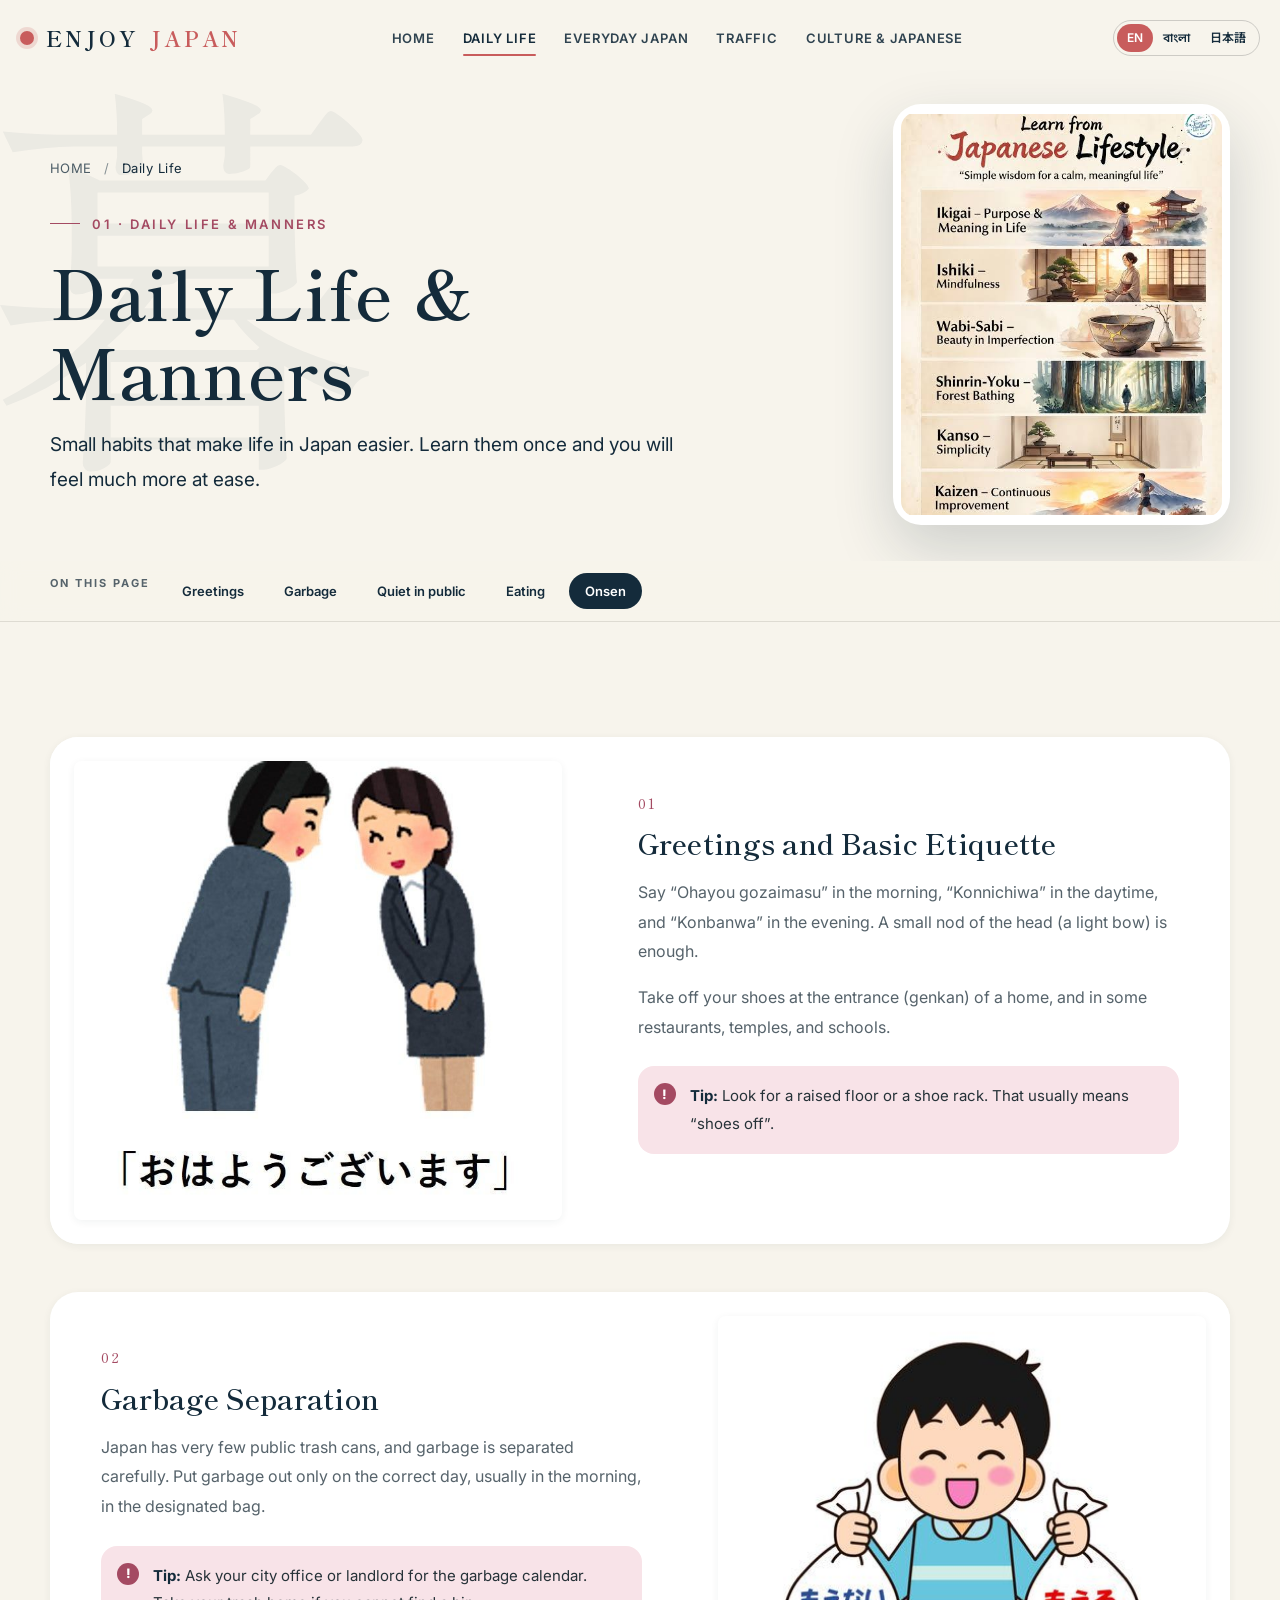
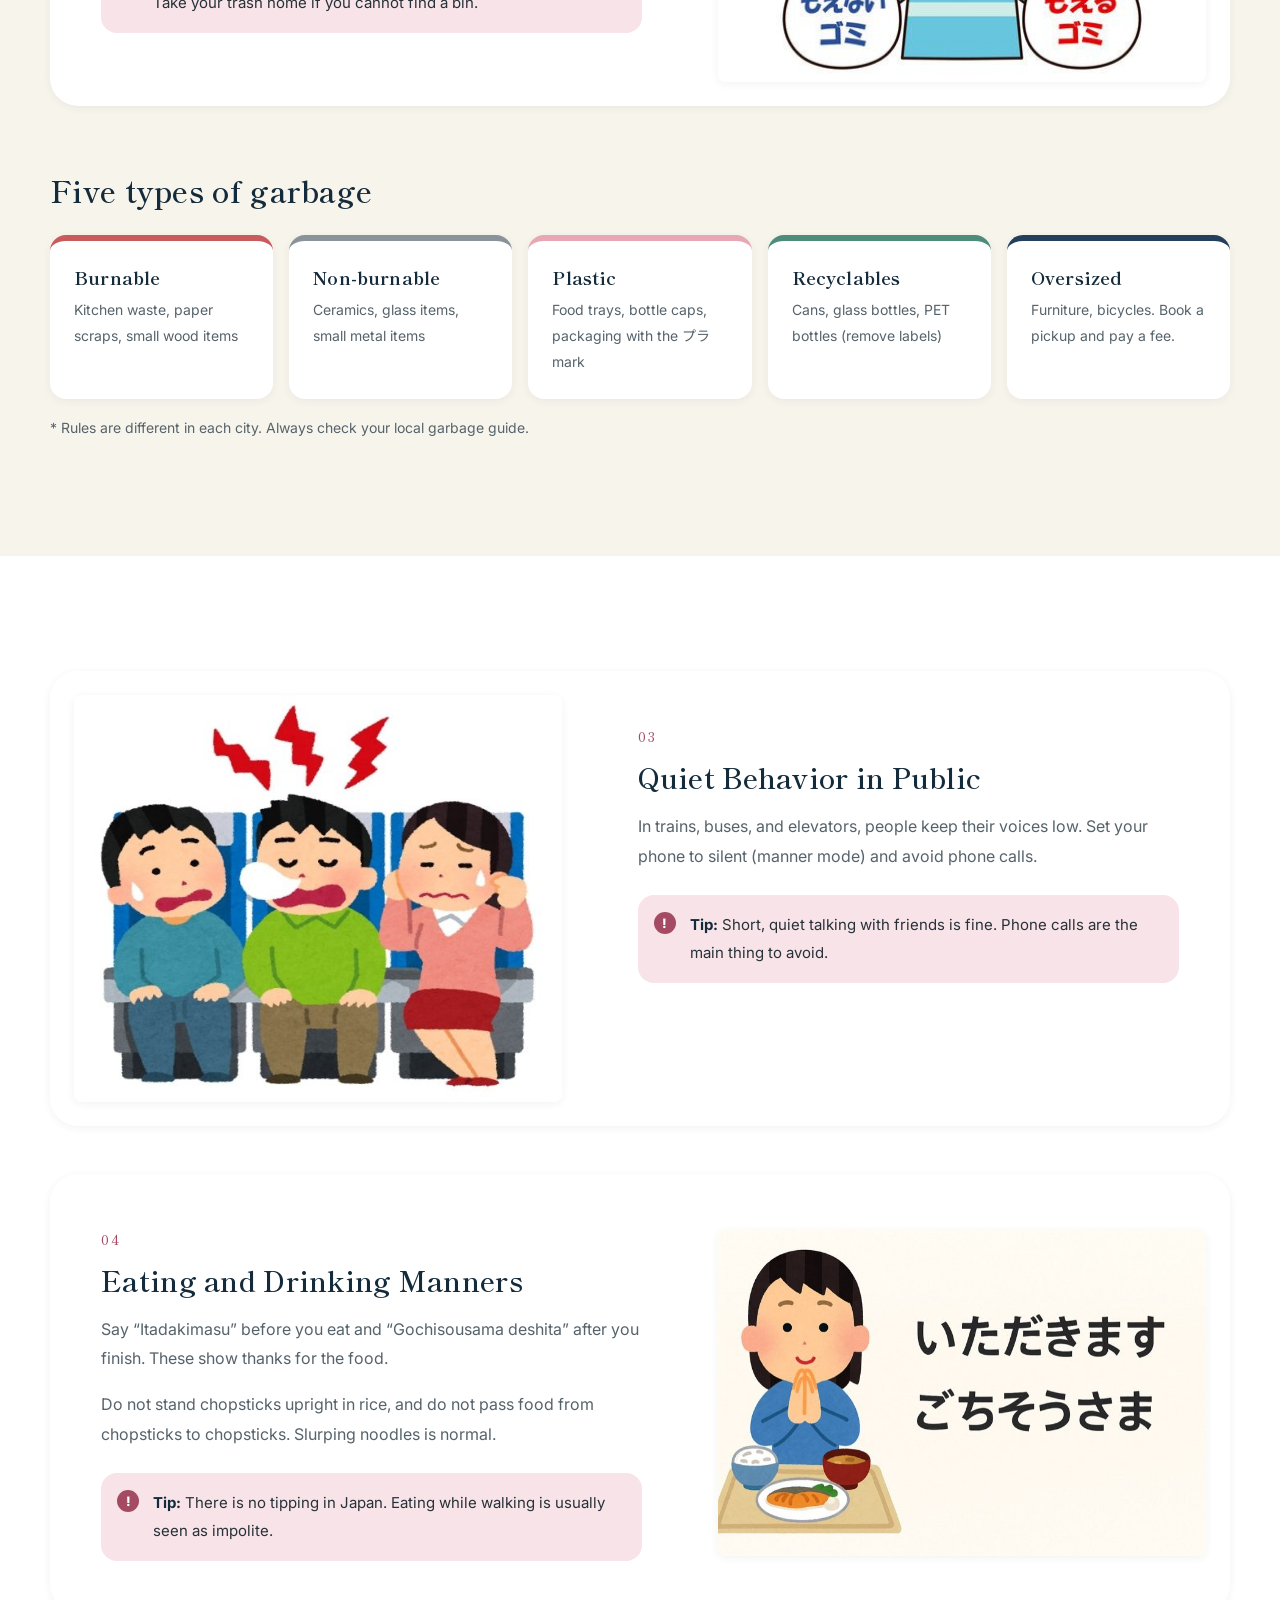
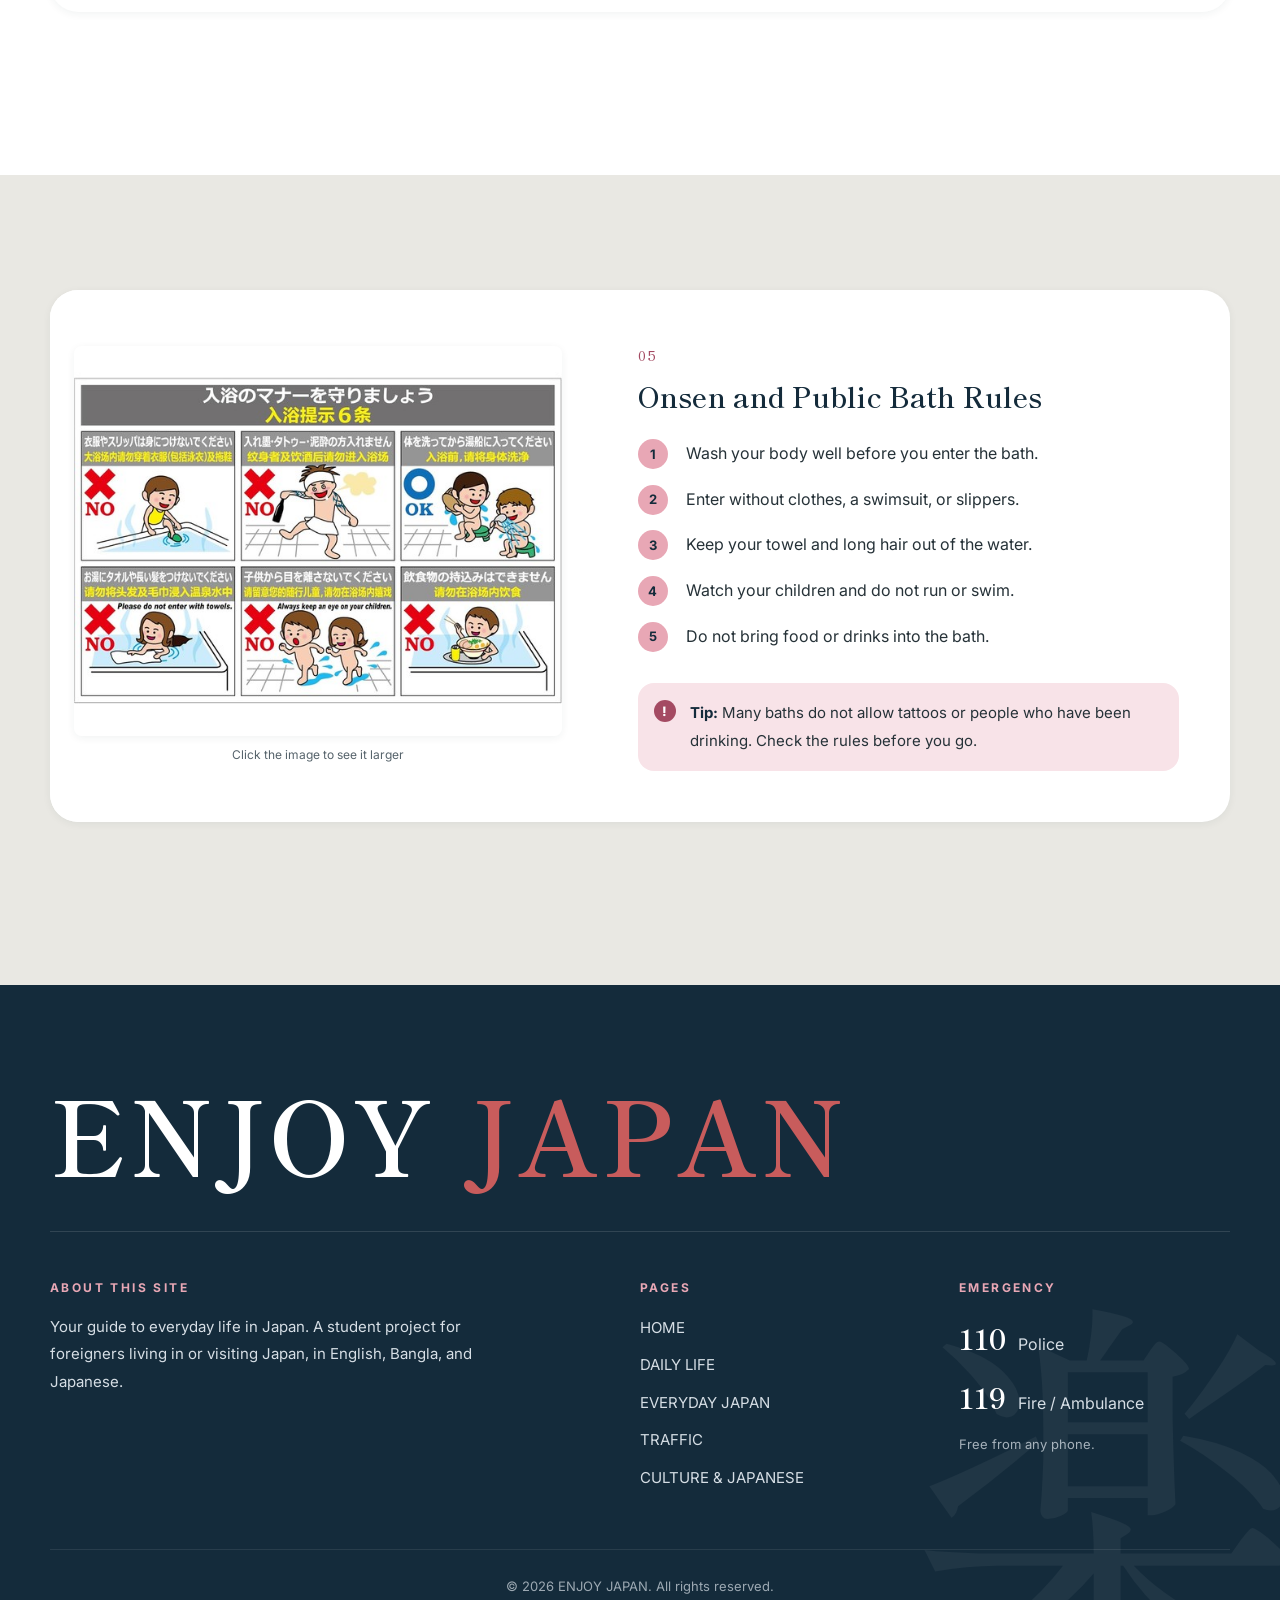
<file: daily.html>
<!DOCTYPE html>
<html lang="en">
<head>
  <meta charset="UTF-8">
  <meta name="viewport" content="width=device-width, initial-scale=1.0">
  <title data-en="Daily Life &amp; Manners | ENJOY JAPAN" data-bn="দৈনন্দিন জীবন ও শিষ্টাচার | ENJOY JAPAN" data-ja="日常生活とマナー | ENJOY JAPAN">Daily Life &amp; Manners | ENJOY JAPAN</title>
  <meta name="description" content="Japanese greetings, garbage separation, quiet behavior, eating manners, and onsen rules for foreigners.">
  <meta name="theme-color" content="#142B3B">
  <link rel="preconnect" href="https://fonts.googleapis.com">
  <link rel="preconnect" href="https://fonts.gstatic.com" crossorigin>
  <link rel="preconnect" href="https://images.unsplash.com">
  <link href="https://fonts.googleapis.com/css2?family=Inter:wght@400;500;600;700&amp;family=Noto+Sans+Bengali:wght@400;500;600;700&amp;family=Noto+Sans+JP:wght@400;500;700&amp;family=Noto+Serif+Bengali:wght@500;600;700&amp;family=Shippori+Mincho:wght@500;600;700&amp;display=swap" rel="stylesheet">
  <link rel="stylesheet" href="css/reset.css">
  <link rel="stylesheet" href="css/style.css">
  <!-- Loaded here (not at the end of body) so the saved language appears before the page is shown -->
  <script src="js/script.js"></script>
</head>
<body class="page_daily">

  <div id="loader" aria-hidden="true">
    <span class="loader_mark"></span>
    <span class="loader_text">ENJOY JAPAN</span>
  </div>
  <div id="scroll_progress" aria-hidden="true"><span></span></div>
  <a href="#main" class="skip_link" data-en="Skip to main content" data-bn="মূল বিষয়বস্তুতে যান" data-ja="本文へ移動">Skip to main content</a>
  <div id="top_sentinel" aria-hidden="true"></div>

  <!-- ===== Header (same on every page) ===== -->
  <header id="header_area">
    <div class="inner header_inner">
      <h1 id="logo"><a href="index.html"><span class="logo_mark" aria-hidden="true"></span>ENJOY <span>JAPAN</span></a></h1>
      <nav id="gnavi" aria-label="Main menu">
        <ul>
          <li><a href="index.html" data-en="HOME" data-bn="হোম" data-ja="ホーム">HOME</a></li>
          <li><a href="daily.html" class="current" aria-current="page" data-en="DAILY LIFE" data-bn="দৈনন্দিন জীবন" data-ja="日常生活">DAILY LIFE</a></li>
          <li><a href="everyday.html" data-en="EVERYDAY JAPAN" data-bn="প্রতিদিনের জাপান" data-ja="身近な日本">EVERYDAY JAPAN</a></li>
          <li><a href="traffic.html" data-en="TRAFFIC" data-bn="যাতায়াত" data-ja="交通">TRAFFIC</a></li>
          <li><a href="culture.html" data-en="CULTURE &amp; JAPANESE" data-bn="সংস্কৃতি ও জাপানি ভাষা" data-ja="文化と日本語">CULTURE &amp; JAPANESE</a></li>
        </ul>
      </nav>
      <div class="header_tools">
        <div id="lang_switch" role="group" aria-label="Language">
          <button type="button" class="lang_button active" data-lang="en" lang="en" aria-pressed="true">EN</button>
          <span aria-hidden="true">|</span>
          <button type="button" class="lang_button" data-lang="bn" lang="bn" aria-pressed="false">বাংলা</button>
          <span aria-hidden="true">|</span>
          <button type="button" class="lang_button" data-lang="ja" lang="ja" aria-pressed="false">日本語</button>
        </div>
        <button type="button" id="menu_button" aria-expanded="false" aria-controls="gnavi">
          <span class="menu_icon" aria-hidden="true"><span></span></span>
          <span class="menu_label" data-en="MENU" data-bn="মেনু" data-ja="メニュー">MENU</span>
        </button>
      </div>
    </div>
  </header>

  <main id="main" tabindex="-1">

    <!-- ===== Page hero ===== -->
    <section id="pagevisual" aria-labelledby="page_title">
      <span class="kanji_mark left dark" aria-hidden="true" lang="ja">暮</span>
      <div class="petals" data-count="10" aria-hidden="true"></div>
      <div class="daily_arch"><img src="images/dialy_life_and_manners.jpg" alt="Infographic “Learn from Japanese Lifestyle”: ikigai, ishiki (mindfulness), wabi-sabi, shinrin-yoku (forest bathing), kanso (simplicity), and kaizen" width="495" height="619" fetchpriority="high" decoding="async"></div>
      <div class="inner pagevisual_text">
        <nav class="breadcrumb" aria-label="Breadcrumb">
          <ol>
            <li><a href="index.html" data-en="HOME" data-bn="হোম" data-ja="ホーム">HOME</a></li>
            <li><span aria-current="page" data-en="Daily Life" data-bn="দৈনন্দিন জীবন" data-ja="日常生活">Daily Life</span></li>
          </ol>
        </nav>
        <p class="page_label" data-en="01 · DAILY LIFE &amp; MANNERS" data-bn="০১ · দৈনন্দিন জীবন ও শিষ্টাচার" data-ja="01 · 日常生活とマナー">01 · DAILY LIFE &amp; MANNERS</p>
        <h2 id="page_title" data-en="Daily Life &amp; Manners" data-bn="দৈনন্দিন জীবন ও শিষ্টাচার" data-ja="日常生活とマナー">Daily Life &amp; Manners</h2>
        <p class="page_sub" data-en="Small habits that make life in Japan easier. Learn them once and you will feel much more at ease." data-bn="যে ছোট অভ্যাসগুলো জাপানের জীবন সহজ করে। একবার শিখে নিলে আপনি অনেক বেশি স্বচ্ছন্দ বোধ করবেন।" data-ja="日本の生活を楽にする小さな習慣。一度覚えれば、ずっと過ごしやすくなります。">Small habits that make life in Japan easier. Learn them once and you will feel much more at ease.</p>
      </div>
    </section>

    <!-- On this page -->
    <nav class="page_nav" aria-label="On this page">
      <div class="inner">
        <p data-en="ON THIS PAGE" data-bn="এই পেজে" data-ja="このページ">ON THIS PAGE</p>
        <ul>
          <li><a href="#greetings" data-en="Greetings" data-bn="অভিবাদন" data-ja="あいさつ">Greetings</a></li>
          <li><a href="#garbage" data-en="Garbage" data-bn="আবর্জনা" data-ja="ごみの分別">Garbage</a></li>
          <li><a href="#quiet" data-en="Quiet in public" data-bn="শান্ত থাকা" data-ja="静かに">Quiet in public</a></li>
          <li><a href="#eating" data-en="Eating" data-bn="খাওয়া" data-ja="食事">Eating</a></li>
          <li><a href="#onsen" data-en="Onsen" data-bn="অনসেন" data-ja="温泉">Onsen</a></li>
        </ul>
      </div>
    </nav>

    <section class="section" id="top_contents">
      <div class="inner">

        <article class="info reveal" id="greetings">
          <div class="info_image illust">
            <img src="images/web/aisatsu.jpg" alt="Illustration of two people bowing politely and saying “Ohayou gozaimasu” (Good morning)" width="722" height="678" loading="lazy" decoding="async">
          </div>
          <div class="info_text">
          <span class="info_number">01</span>
          <h4 data-en="Greetings and Basic Etiquette" data-bn="অভিবাদন ও মৌলিক শিষ্টাচার" data-ja="あいさつと基本のマナー">Greetings and Basic Etiquette</h4>
          <p data-en="Say “Ohayou gozaimasu” in the morning, “Konnichiwa” in the daytime, and “Konbanwa” in the evening. A small nod of the head (a light bow) is enough." data-bn="সকালে “ওহায়ো গোজাইমাসু”, দিনের বেলা “কনিচিওয়া” এবং সন্ধ্যায় “কনবানওয়া” বলুন। মাথা সামান্য নুইয়ে হালকা নত হওয়াই যথেষ্ট।" data-ja="朝は「おはようございます」、昼は「こんにちは」、夜は「こんばんは」と言いましょう。軽く会釈をすれば十分です。">Say “Ohayou gozaimasu” in the morning, “Konnichiwa” in the daytime, and “Konbanwa” in the evening. A small nod of the head (a light bow) is enough.</p>
          <p data-en="Take off your shoes at the entrance (genkan) of a home, and in some restaurants, temples, and schools." data-bn="বাড়ির প্রবেশমুখে (গেনকান) এবং কিছু রেস্তোরাঁ, মন্দির ও স্কুলে জুতা খুলে রাখুন।" data-ja="家の玄関や、一部の飲食店・寺・学校では靴を脱ぎます。">Take off your shoes at the entrance (genkan) of a home, and in some restaurants, temples, and schools.</p>
          <p class="tip" data-en="&lt;strong&gt;Tip:&lt;/strong&gt; Look for a raised floor or a shoe rack. That usually means “shoes off”." data-bn="&lt;strong&gt;টিপ:&lt;/strong&gt; উঁচু মেঝে বা জুতার র‍্যাক দেখলে সাধারণত বুঝবেন জুতা খুলতে হবে।" data-ja="&lt;strong&gt;ヒント：&lt;/strong&gt;床が一段高くなっていたり、靴箱があったりしたら、たいてい「靴を脱ぐ」という合図です。"><strong>Tip:</strong> Look for a raised floor or a shoe rack. That usually means “shoes off”.</p>
          </div>
        </article>


        <article class="info reverse reveal" id="garbage">
          <div class="info_image illust">
            <img src="images/web/gomi.jpg" alt="Illustration of a boy holding two garbage bags: non-burnable (もえないゴミ) and burnable (もえるゴミ)" width="480" height="360" loading="lazy" decoding="async">
          </div>
          <div class="info_text">
          <span class="info_number">02</span>
          <h4 data-en="Garbage Separation" data-bn="আবর্জনা আলাদা করা" data-ja="ごみの分別">Garbage Separation</h4>
          <p data-en="Japan has very few public trash cans, and garbage is separated carefully. Put garbage out only on the correct day, usually in the morning, in the designated bag." data-bn="জাপানে সর্বজনীন ময়লার বিন খুব কম, আর আবর্জনা যত্ন করে আলাদা করা হয়। শুধু নির্ধারিত দিনে, সাধারণত সকালে, নির্দিষ্ট ব্যাগে করে আবর্জনা রাখুন।" data-ja="日本には公共のごみ箱が少なく、ごみは細かく分別します。決められた日の朝に、指定の袋に入れて出しましょう。">Japan has very few public trash cans, and garbage is separated carefully. Put garbage out only on the correct day, usually in the morning, in the designated bag.</p>
          <p class="tip" data-en="&lt;strong&gt;Tip:&lt;/strong&gt; Ask your city office or landlord for the garbage calendar. Take your trash home if you cannot find a bin." data-bn="&lt;strong&gt;টিপ:&lt;/strong&gt; সিটি অফিস বা বাড়িওয়ালার কাছ থেকে আবর্জনার ক্যালেন্ডার চেয়ে নিন। বিন না পেলে ময়লা সঙ্গে করে বাসায় নিয়ে যান।" data-ja="&lt;strong&gt;ヒント：&lt;/strong&gt;市役所や大家さんに、ごみ収集カレンダーをもらいましょう。ごみ箱が見つからないときは持ち帰ります。"><strong>Tip:</strong> Ask your city office or landlord for the garbage calendar. Take your trash home if you cannot find a bin.</p>
          </div>
        </article>

        <h4 class="sub_title reveal" data-en="Five types of garbage" data-bn="আবর্জনার পাঁচটি ধরন" data-ja="ごみの5つの種類">Five types of garbage</h4>
<div class="garbage_cards stagger">
          <div class="garbage_card bin_burn">
            <h4 data-en="Burnable" data-bn="পোড়ানোর যোগ্য" data-ja="燃えるごみ">Burnable</h4>
            <p data-en="Kitchen waste, paper scraps, small wood items" data-bn="রান্নাঘরের বর্জ্য, কাগজের টুকরা, ছোট কাঠের জিনিস" data-ja="生ごみ、紙くず、小さな木製品">Kitchen waste, paper scraps, small wood items</p>
          </div>
          <div class="garbage_card bin_non">
            <h4 data-en="Non-burnable" data-bn="না-পোড়ানোর যোগ্য" data-ja="燃えないごみ">Non-burnable</h4>
            <p data-en="Ceramics, glass items, small metal items" data-bn="সিরামিক, কাঁচের জিনিস, ছোট ধাতব জিনিস" data-ja="陶器、ガラス製品、小さな金属">Ceramics, glass items, small metal items</p>
          </div>
          <div class="garbage_card bin_pla">
            <h4 data-en="Plastic" data-bn="প্লাস্টিক" data-ja="プラスチック">Plastic</h4>
            <p data-en="Food trays, bottle caps, packaging with the プラ mark" data-bn="খাবারের ট্রে, বোতলের ঢাকনা, “プラ” চিহ্নযুক্ত মোড়ক" data-ja="食品トレー、ペットボトルのキャップ、「プラ」マークの包装">Food trays, bottle caps, packaging with the プラ mark</p>
          </div>
          <div class="garbage_card bin_recy">
            <h4 data-en="Recyclables" data-bn="রিসাইকেলযোগ্য" data-ja="資源ごみ">Recyclables</h4>
            <p data-en="Cans, glass bottles, PET bottles (remove labels)" data-bn="ক্যান, কাঁচের বোতল, পেট বোতল (লেবেল খুলে)" data-ja="缶、びん、ペットボトル（ラベルをはがす）">Cans, glass bottles, PET bottles (remove labels)</p>
          </div>
          <div class="garbage_card bin_big">
            <h4 data-en="Oversized" data-bn="বড় আকারের" data-ja="粗大ごみ">Oversized</h4>
            <p data-en="Furniture, bicycles. Book a pickup and pay a fee." data-bn="আসবাব, সাইকেল। আগে বুকিং দিয়ে ফি দিতে হয়।" data-ja="家具、自転車など。事前に申し込み、料金を払います。">Furniture, bicycles. Book a pickup and pay a fee.</p>
          </div>
        </div>
        <p class="table_note reveal" data-en="* Rules are different in each city. Always check your local garbage guide." data-bn="* নিয়ম প্রতিটি শহরে আলাদা। সবসময় নিজের এলাকার নির্দেশিকা দেখে নিন।" data-ja="※ルールは市区町村によって違います。必ずお住まいの地域のごみガイドを確認しましょう。">* Rules are different in each city. Always check your local garbage guide.</p>
      </div>
    </section>

    <section class="section section_white">
      <div class="inner">

        <article class="info reveal" id="quiet">
          <div class="info_image illust">
            <img src="images/web/shizuka.jpg" alt="Illustration of passengers on a train seat bothered by a man making loud noise" width="600" height="500" loading="lazy" decoding="async">
          </div>
          <div class="info_text">
          <span class="info_number">03</span>
          <h4 data-en="Quiet Behavior in Public" data-bn="জনসমক্ষে শান্ত আচরণ" data-ja="公共の場での静かな行動">Quiet Behavior in Public</h4>
          <p data-en="In trains, buses, and elevators, people keep their voices low. Set your phone to silent (manner mode) and avoid phone calls." data-bn="ট্রেন, বাস ও লিফটে মানুষ নিচু স্বরে কথা বলে। ফোন সাইলেন্ট (ম্যানার মোড) করে রাখুন এবং ফোনে কথা বলা এড়িয়ে চলুন।" data-ja="電車、バス、エレベーターでは、小さな声で話します。スマートフォンはマナーモードにして、通話は控えましょう。">In trains, buses, and elevators, people keep their voices low. Set your phone to silent (manner mode) and avoid phone calls.</p>
          <p class="tip" data-en="&lt;strong&gt;Tip:&lt;/strong&gt; Short, quiet talking with friends is fine. Phone calls are the main thing to avoid." data-bn="&lt;strong&gt;টিপ:&lt;/strong&gt; বন্ধুদের সঙ্গে নিচু স্বরে অল্প কথা বলা ঠিক আছে। মূলত ফোনে কথা বলা এড়িয়ে চলতে হবে।" data-ja="&lt;strong&gt;ヒント：&lt;/strong&gt;友達との短い会話を小声でするのは問題ありません。避けたいのは主に電話での通話です。"><strong>Tip:</strong> Short, quiet talking with friends is fine. Phone calls are the main thing to avoid.</p>
          </div>
        </article>


        <article class="info reverse reveal" id="eating">
          <div class="info_image illust">
            <img src="images/web/itadakimasu.jpg" alt="Illustration of a person putting their hands together before a Japanese meal, with the words いただきます and ごちそうさま" width="800" height="533" loading="lazy" decoding="async">
          </div>
          <div class="info_text">
          <span class="info_number">04</span>
          <h4 data-en="Eating and Drinking Manners" data-bn="খাওয়া ও পানের শিষ্টাচার" data-ja="飲食のマナー">Eating and Drinking Manners</h4>
          <p data-en="Say “Itadakimasu” before you eat and “Gochisousama deshita” after you finish. These show thanks for the food." data-bn="খাওয়ার আগে “ইতাদাকিমাসু” এবং শেষে “গোচিসোসামা দেশিতা” বলুন। এতে খাবারের জন্য কৃতজ্ঞতা প্রকাশ পায়।" data-ja="食べる前に「いただきます」、食べ終わったら「ごちそうさまでした」と言います。食べ物への感謝を表す言葉です。">Say “Itadakimasu” before you eat and “Gochisousama deshita” after you finish. These show thanks for the food.</p>
          <p data-en="Do not stand chopsticks upright in rice, and do not pass food from chopsticks to chopsticks. Slurping noodles is normal." data-bn="ভাতের ওপর চপস্টিক খাড়া করে রাখবেন না, আর চপস্টিক থেকে চপস্টিকে খাবার দেবেন না। নুডলস শব্দ করে খাওয়া স্বাভাবিক।" data-ja="ご飯に箸を立てたり、箸から箸へ食べ物を渡したりしてはいけません。麺をすすって食べるのは普通のことです。">Do not stand chopsticks upright in rice, and do not pass food from chopsticks to chopsticks. Slurping noodles is normal.</p>
          <p class="tip" data-en="&lt;strong&gt;Tip:&lt;/strong&gt; There is no tipping in Japan. Eating while walking is usually seen as impolite." data-bn="&lt;strong&gt;টিপ:&lt;/strong&gt; জাপানে বকশিশ দেওয়ার প্রথা নেই। হাঁটতে হাঁটতে খাওয়াকে সাধারণত অভদ্রতা মনে করা হয়।" data-ja="&lt;strong&gt;ヒント：&lt;/strong&gt;日本にはチップの習慣はありません。歩きながら食べるのは、一般的に失礼とされます。"><strong>Tip:</strong> There is no tipping in Japan. Eating while walking is usually seen as impolite.</p>
          </div>
        </article>

      </div>
    </section>

    <section class="section section_gray">
      <div class="inner">

        <article class="info reveal" id="onsen">
          <div class="info_image illust">
            <a href="images/onsen-manners.jpg" target="_blank" rel="noopener"><img src="images/onsen-manners.jpg" alt="A sign showing six onsen manners: no clothes or slippers, no tattoos or drunk people, wash before entering, no towels or long hair in the water, watch children, no food or drinks" width="600" height="480" loading="lazy" decoding="async"></a>
            <span class="zoom_note" data-en="Click the image to see it larger" data-bn="বড় করে দেখতে ছবিতে ক্লিক করুন" data-ja="画像をクリックすると大きく表示されます">Click the image to see it larger</span>
          </div>
          <div class="info_text">
          <span class="info_number">05</span>
          <h4 data-en="Onsen and Public Bath Rules" data-bn="অনসেন ও পাবলিক বাথের নিয়ম" data-ja="温泉・公衆浴場のルール">Onsen and Public Bath Rules</h4>
          <ol class="steps">
            <li><span data-en="Wash your body well before you enter the bath." data-bn="বাথে নামার আগে শরীর ভালোভাবে ধুয়ে নিন।" data-ja="お風呂に入る前に、体をよく洗います。">Wash your body well before you enter the bath.</span></li>
            <li><span data-en="Enter without clothes, a swimsuit, or slippers." data-bn="কাপড়, সুইমসুট বা স্লিপার ছাড়া নামুন।" data-ja="衣服、水着、スリッパは身につけずに入ります。">Enter without clothes, a swimsuit, or slippers.</span></li>
            <li><span data-en="Keep your towel and long hair out of the water." data-bn="তোয়ালে ও লম্বা চুল পানিতে ডোবাবেন না।" data-ja="タオルや長い髪をお湯につけないでください。">Keep your towel and long hair out of the water.</span></li>
            <li><span data-en="Watch your children and do not run or swim." data-bn="বাচ্চাদের দিকে খেয়াল রাখুন; দৌড়াবেন বা সাঁতার কাটবেন না।" data-ja="子どもから目を離さず、走ったり泳いだりしないでください。">Watch your children and do not run or swim.</span></li>
            <li><span data-en="Do not bring food or drinks into the bath." data-bn="বাথে খাবার বা পানীয় আনবেন না।" data-ja="飲食物の持ち込みはできません。">Do not bring food or drinks into the bath.</span></li>
          </ol>
          <p class="tip" data-en="&lt;strong&gt;Tip:&lt;/strong&gt; Many baths do not allow tattoos or people who have been drinking. Check the rules before you go." data-bn="&lt;strong&gt;টিপ:&lt;/strong&gt; অনেক বাথে ট্যাটু থাকলে বা মদ্যপান করে থাকলে ঢুকতে দেওয়া হয় না। যাওয়ার আগে নিয়ম দেখে নিন।" data-ja="&lt;strong&gt;ヒント：&lt;/strong&gt;タトゥーのある人や、お酒を飲んだ人は入れないお風呂が多いです。行く前にルールを確認しましょう。"><strong>Tip:</strong> Many baths do not allow tattoos or people who have been drinking. Check the rules before you go.</p>
          </div>
        </article>

      </div>
    </section>

  </main>

  <!-- ===== Footer (same on every page) ===== -->
  <footer>
    <span class="kanji_mark right" aria-hidden="true" lang="ja">楽</span>
    <div class="inner">
      <p class="footer_big" aria-hidden="true">ENJOY <span>JAPAN</span></p>
      <div class="footer_inner">
        <div class="footer_about">
          <h4 data-en="ABOUT THIS SITE" data-bn="এই সাইট সম্পর্কে" data-ja="このサイトについて">ABOUT THIS SITE</h4>
          <p data-en="Your guide to everyday life in Japan. A student project for foreigners living in or visiting Japan, in English, Bangla, and Japanese." data-bn="জাপানের দৈনন্দিন জীবনযাপনের জন্য আপনার সহজ গাইড। জাপানে বসবাসরত বা ভ্রমণকারী বিদেশিদের জন্য একটি শিক্ষার্থী প্রকল্প, ইংরেজি, বাংলা ও জাপানি ভাষায়।" data-ja="日本の日常生活に役立つガイド。日本に住む、または日本を訪れる外国人のための学生作品です。英語・ベンガル語・日本語で読めます。">Your guide to everyday life in Japan. A student project for foreigners living in or visiting Japan, in English, Bangla, and Japanese.</p>
        </div>
        <nav aria-label="Footer menu">
          <h5 data-en="PAGES" data-bn="পেজসমূহ" data-ja="ページ">PAGES</h5>
          <ul>
              <li><a href="index.html" data-en="HOME" data-bn="হোম" data-ja="ホーム">HOME</a></li>
              <li><a href="daily.html" data-en="DAILY LIFE" data-bn="দৈনন্দিন জীবন" data-ja="日常生活">DAILY LIFE</a></li>
              <li><a href="everyday.html" data-en="EVERYDAY JAPAN" data-bn="প্রতিদিনের জাপান" data-ja="身近な日本">EVERYDAY JAPAN</a></li>
              <li><a href="traffic.html" data-en="TRAFFIC" data-bn="যাতায়াত" data-ja="交通">TRAFFIC</a></li>
              <li><a href="culture.html" data-en="CULTURE &amp; JAPANESE" data-bn="সংস্কৃতি ও জাপানি ভাষা" data-ja="文化と日本語">CULTURE &amp; JAPANESE</a></li>
          </ul>
        </nav>
        <div class="footer_sos">
          <h5 data-en="EMERGENCY" data-bn="জরুরি নম্বর" data-ja="緊急電話">EMERGENCY</h5>
          <p><strong>110</strong> <span data-en="Police" data-bn="পুলিশ" data-ja="警察">Police</span></p>
          <p><strong>119</strong> <span data-en="Fire / Ambulance" data-bn="অগ্নিকাণ্ড / অ্যাম্বুলেন্স" data-ja="火事・救急">Fire / Ambulance</span></p>
          <p class="small" data-en="Free from any phone." data-bn="যেকোনো ফোন থেকে বিনামূল্যে।" data-ja="どの電話からも無料です。">Free from any phone.</p>
        </div>
      </div>
      <p class="copyright" data-en="&amp;copy; 2026 ENJOY JAPAN. All rights reserved." data-bn="&amp;copy; ২০২৬ ENJOY JAPAN। সর্বস্বত্ব সংরক্ষিত।" data-ja="&amp;copy; 2026 ENJOY JAPAN. All rights reserved.">&copy; 2026 ENJOY JAPAN. All rights reserved.</p>
    </div>
  </footer>

  <button type="button" id="to_top" aria-label="Back to top" data-aria-en="Back to top" data-aria-bn="উপরে ফিরে যান" data-aria-ja="ページの先頭へ"><svg class="icon" viewBox="0 0 24 24" aria-hidden="true" focusable="false"><path d="M5 12h14"/><path d="m13 6 6 6-6 6"/></svg></button>
</body>
</html>
</file>
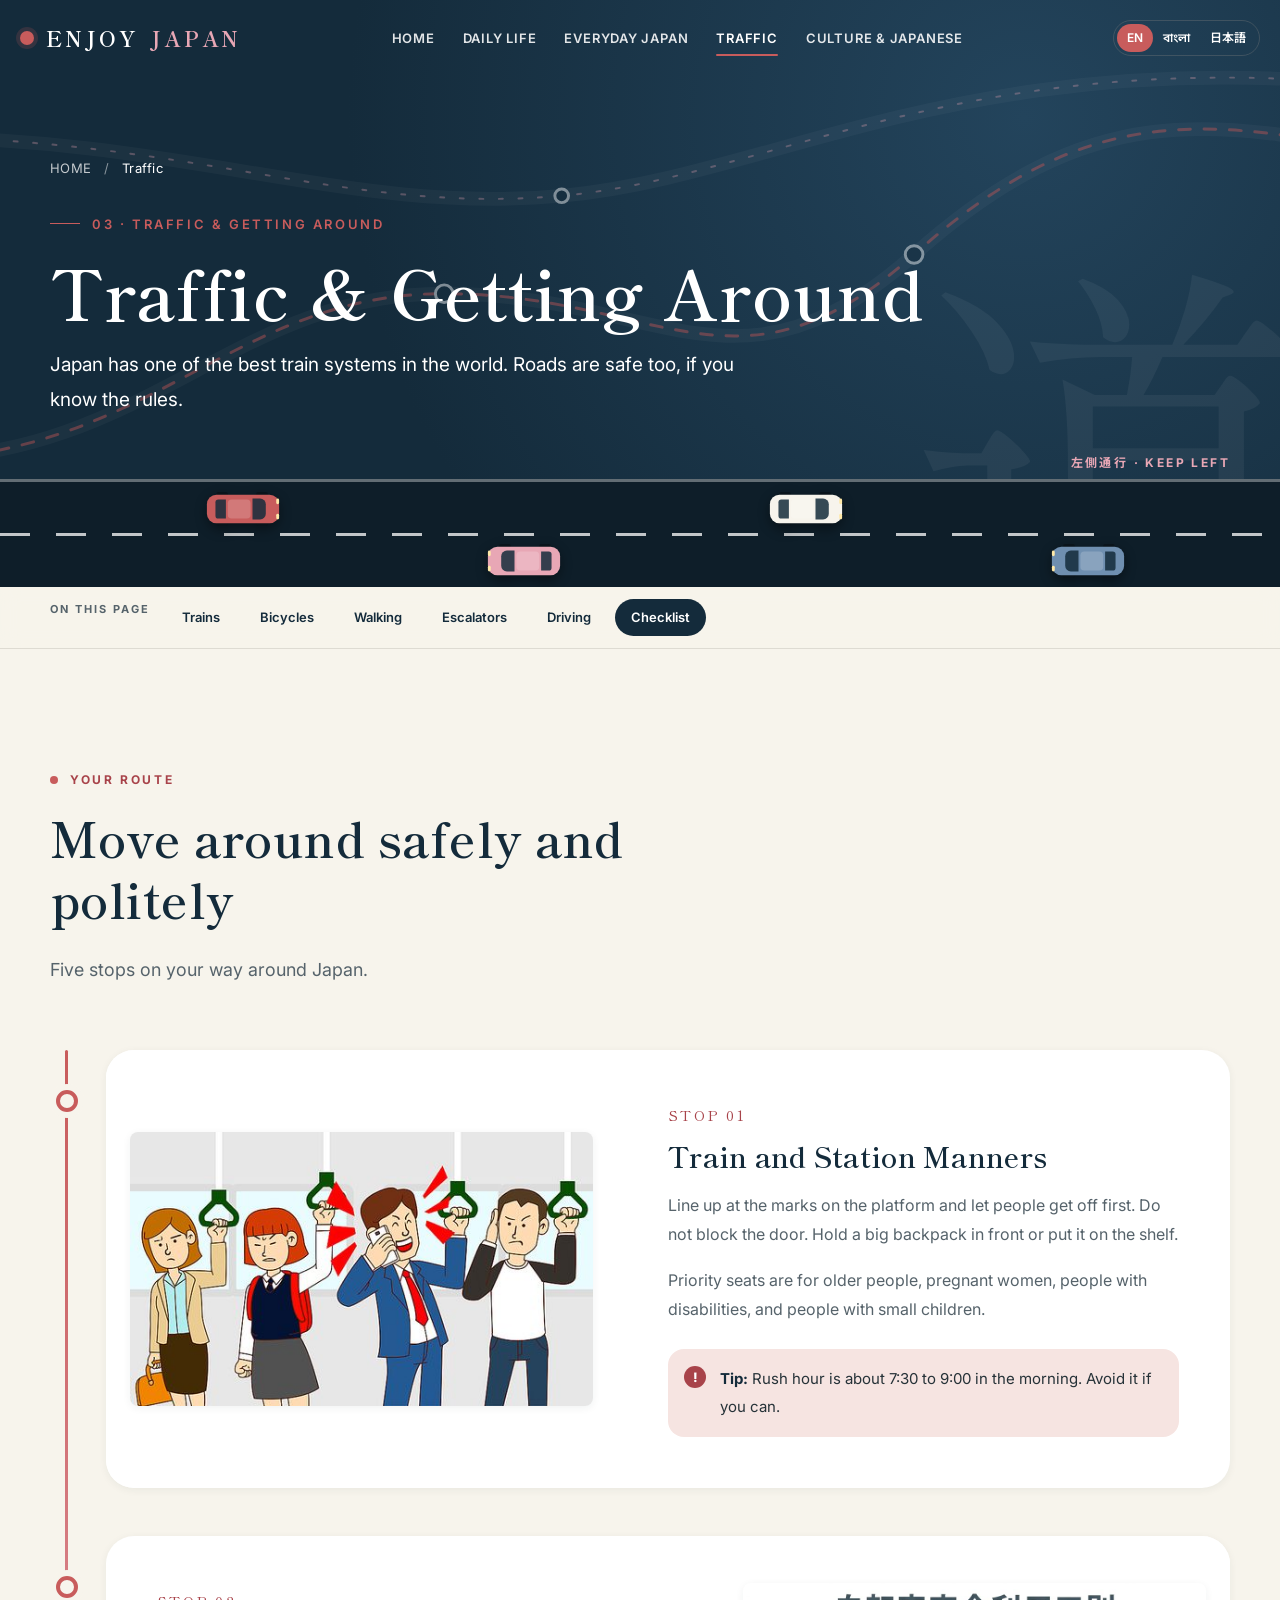
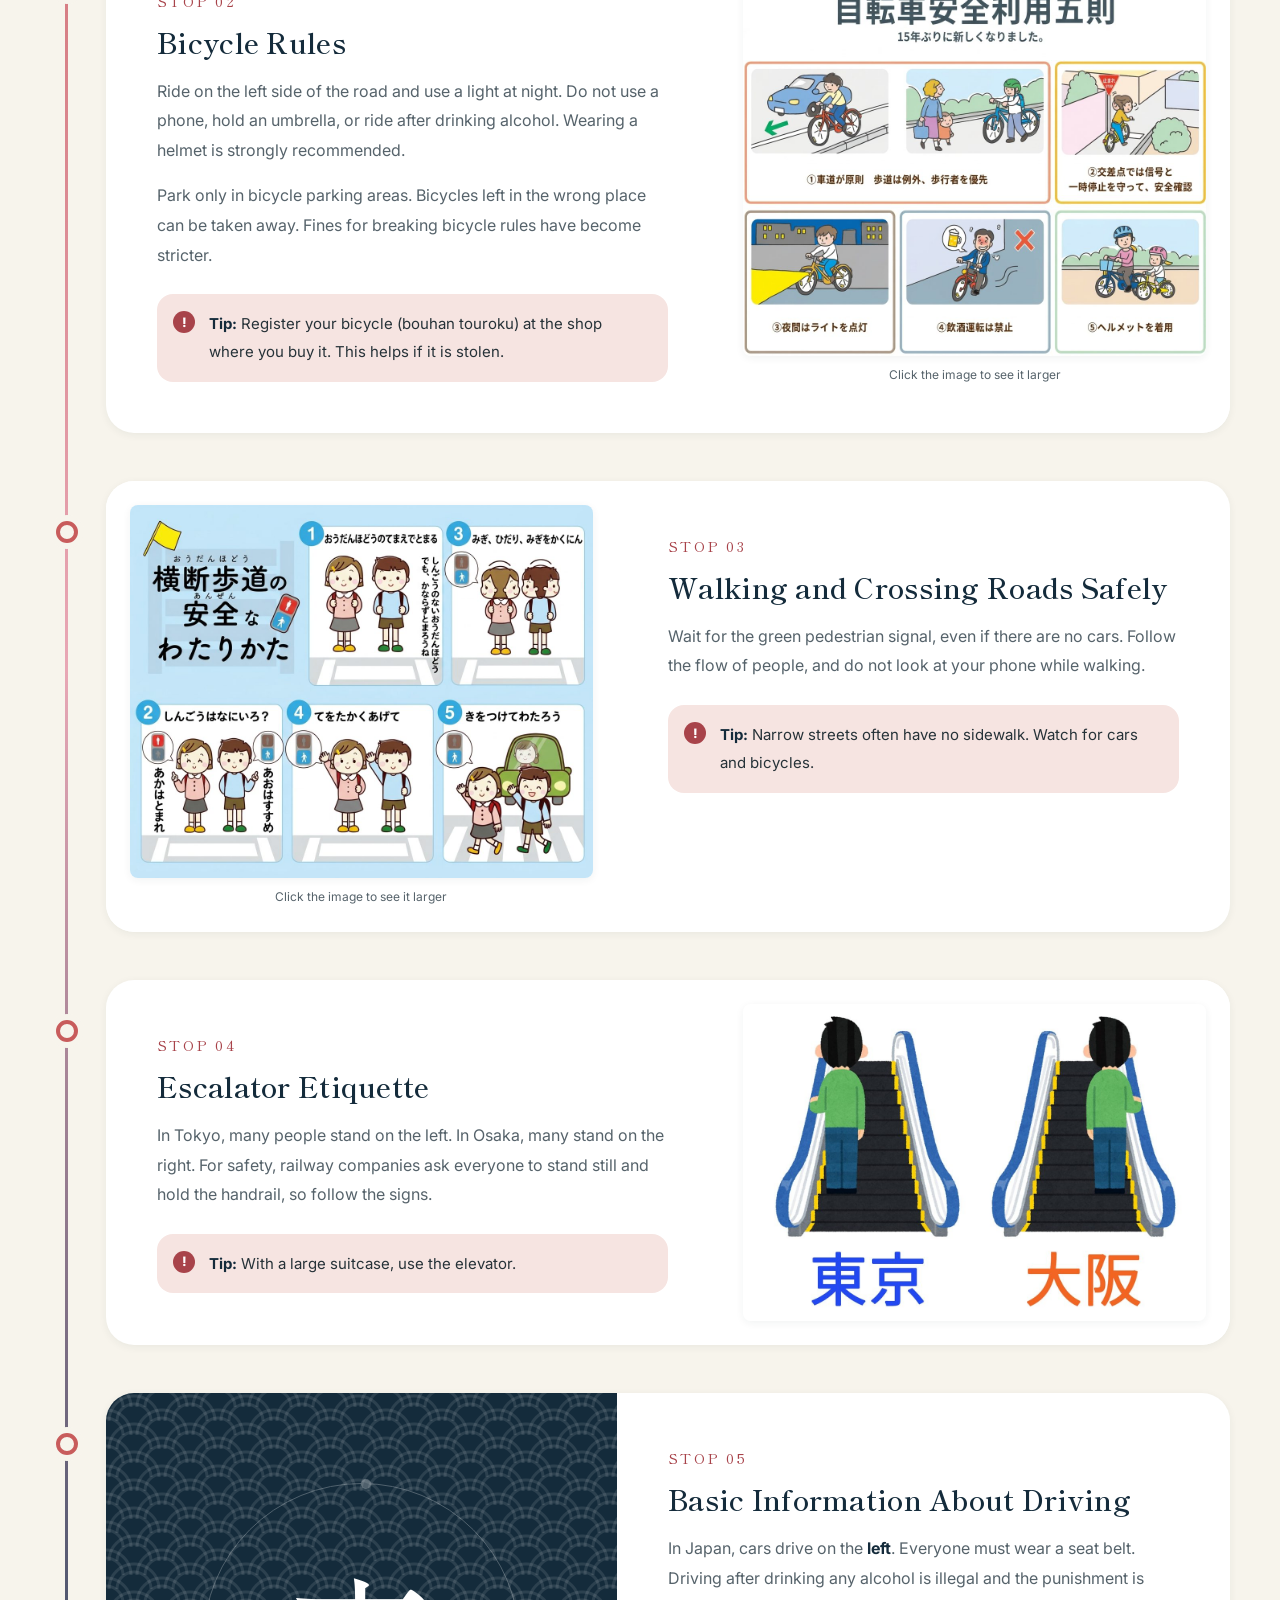
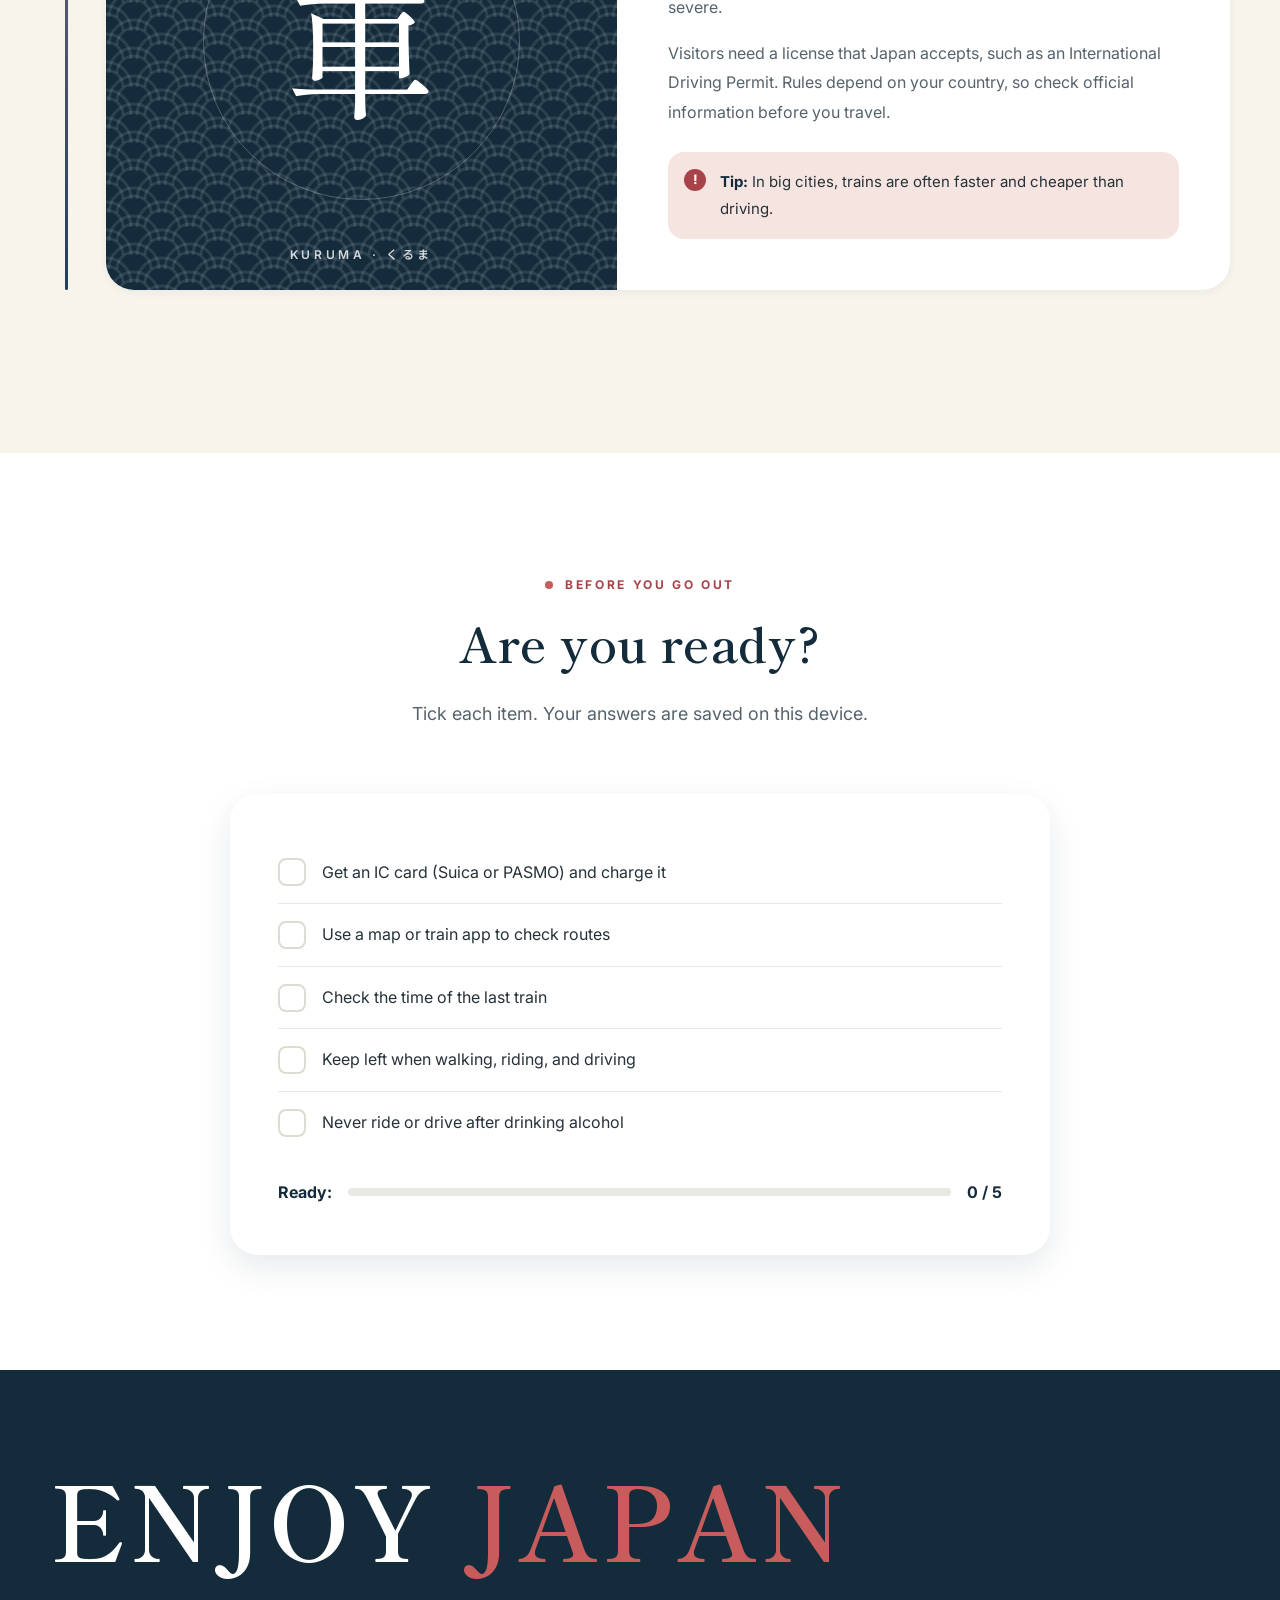
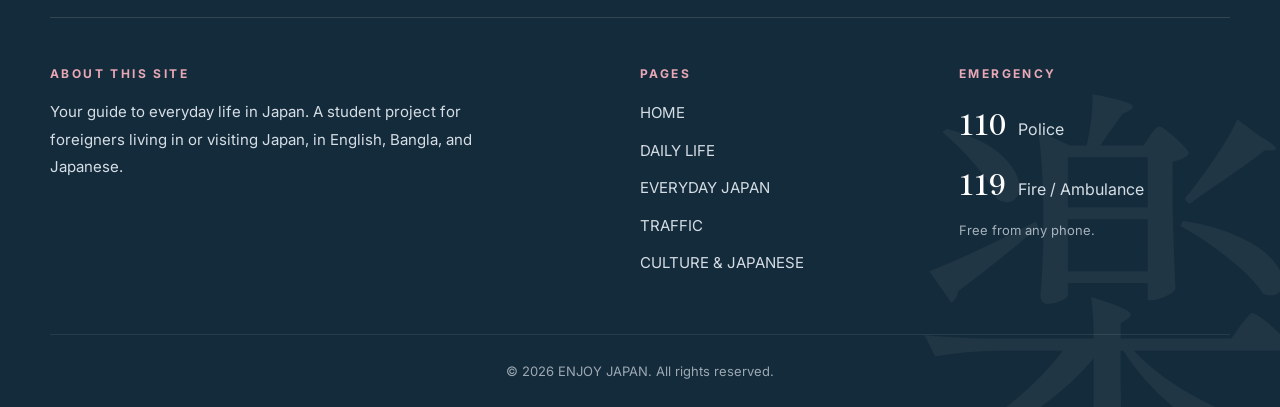
<file: traffic.html>
<!DOCTYPE html>
<html lang="en">
<head>
  <meta charset="UTF-8">
  <meta name="viewport" content="width=device-width, initial-scale=1.0">
  <title data-en="Traffic &amp; Getting Around | ENJOY JAPAN" data-bn="যাতায়াত ও চলাচল | ENJOY JAPAN" data-ja="交通と移動 | ENJOY JAPAN">Traffic &amp; Getting Around | ENJOY JAPAN</title>
  <meta name="description" content="Train manners, bicycle rules, safe walking, escalator etiquette, and basic driving information in Japan.">
  <meta name="theme-color" content="#142B3B">
  <link rel="preconnect" href="https://fonts.googleapis.com">
  <link rel="preconnect" href="https://fonts.gstatic.com" crossorigin>
  <link rel="preconnect" href="https://images.unsplash.com">
  <link href="https://fonts.googleapis.com/css2?family=Inter:wght@400;500;600;700&amp;family=Noto+Sans+Bengali:wght@400;500;600;700&amp;family=Noto+Sans+JP:wght@400;500;700&amp;family=Noto+Serif+Bengali:wght@500;600;700&amp;family=Shippori+Mincho:wght@500;600;700&amp;display=swap" rel="stylesheet">
  <link rel="stylesheet" href="css/reset.css">
  <link rel="stylesheet" href="css/style.css">
  <!-- Loaded here (not at the end of body) so the saved language appears before the page is shown -->
  <script src="js/script.js"></script>
</head>
<body class="page_traffic">

  <div id="loader" aria-hidden="true">
    <span class="loader_mark"></span>
    <span class="loader_text">ENJOY JAPAN</span>
  </div>
  <div id="scroll_progress" aria-hidden="true"><span></span></div>
  <a href="#main" class="skip_link" data-en="Skip to main content" data-bn="মূল বিষয়বস্তুতে যান" data-ja="本文へ移動">Skip to main content</a>
  <div id="top_sentinel" aria-hidden="true"></div>

  <!-- ===== Header (same on every page) ===== -->
  <header id="header_area">
    <div class="inner header_inner">
      <h1 id="logo"><a href="index.html"><span class="logo_mark" aria-hidden="true"></span>ENJOY <span>JAPAN</span></a></h1>
      <nav id="gnavi" aria-label="Main menu">
        <ul>
          <li><a href="index.html" data-en="HOME" data-bn="হোম" data-ja="ホーム">HOME</a></li>
          <li><a href="daily.html" data-en="DAILY LIFE" data-bn="দৈনন্দিন জীবন" data-ja="日常生活">DAILY LIFE</a></li>
          <li><a href="everyday.html" data-en="EVERYDAY JAPAN" data-bn="প্রতিদিনের জাপান" data-ja="身近な日本">EVERYDAY JAPAN</a></li>
          <li><a href="traffic.html" class="current" aria-current="page" data-en="TRAFFIC" data-bn="যাতায়াত" data-ja="交通">TRAFFIC</a></li>
          <li><a href="culture.html" data-en="CULTURE &amp; JAPANESE" data-bn="সংস্কৃতি ও জাপানি ভাষা" data-ja="文化と日本語">CULTURE &amp; JAPANESE</a></li>
        </ul>
      </nav>
      <div class="header_tools">
        <div id="lang_switch" role="group" aria-label="Language">
          <button type="button" class="lang_button active" data-lang="en" lang="en" aria-pressed="true">EN</button>
          <span aria-hidden="true">|</span>
          <button type="button" class="lang_button" data-lang="bn" lang="bn" aria-pressed="false">বাংলা</button>
          <span aria-hidden="true">|</span>
          <button type="button" class="lang_button" data-lang="ja" lang="ja" aria-pressed="false">日本語</button>
        </div>
        <button type="button" id="menu_button" aria-expanded="false" aria-controls="gnavi">
          <span class="menu_icon" aria-hidden="true"><span></span></span>
          <span class="menu_label" data-en="MENU" data-bn="মেনু" data-ja="メニュー">MENU</span>
        </button>
      </div>
    </div>
  </header>

  <main id="main" tabindex="-1">

    <!-- ===== Page hero ===== -->
    <section id="pagevisual" aria-labelledby="page_title">
      <svg class="route_svg" viewBox="0 0 1440 600" preserveAspectRatio="xMidYMid slice" aria-hidden="true" focusable="false">
        <path class="route_base" d="M-40 470 C 220 470, 300 300, 520 300 S 820 420, 1000 260 S 1300 120, 1500 160"/>
        <path class="route_line" d="M-40 470 C 220 470, 300 300, 520 300 S 820 420, 1000 260 S 1300 120, 1500 160"/>
        <path class="route_base" d="M-40 140 C 260 140, 420 220, 640 200 S 1060 40, 1500 90"/>
        <path class="route_line2" d="M-40 140 C 260 140, 420 220, 640 200 S 1060 40, 1500 90"/>
        <circle cx="520" cy="300" r="9"/>
        <circle cx="1000" cy="260" r="9"/>
        <circle cx="640" cy="200" r="7"/>
      </svg>
      <span class="kanji_mark right" aria-hidden="true" lang="ja">道</span>
      <div class="road" aria-hidden="true">
        <span class="road_label" lang="ja">左側通行 · KEEP LEFT</span>
        <div class="lane lane_right">
          <span class="car car_red"><svg class="car_svg" viewBox="0 0 80 40" focusable="false"><rect class="car_wheel" x="12" y="2" width="12" height="6" rx="2"/><rect class="car_wheel" x="54" y="2" width="12" height="6" rx="2"/><rect class="car_wheel" x="12" y="32" width="12" height="6" rx="2"/><rect class="car_wheel" x="54" y="32" width="12" height="6" rx="2"/><rect class="car_body" x="2" y="5" width="76" height="30" rx="10"/><path class="car_glass" d="M50 9h8a6 6 0 0 1 6 6v10a6 6 0 0 1-6 6h-8z"/><path class="car_glass" d="M14 10h8v20h-8a3 3 0 0 1-3-3V13a3 3 0 0 1 3-3z"/><rect class="car_roof" x="24" y="10" width="24" height="20" rx="4"/><rect class="car_light" x="75" y="9" width="3" height="6" rx="1.5"/><rect class="car_light" x="75" y="25" width="3" height="6" rx="1.5"/></svg></span>
          <span class="car car_cream"><svg class="car_svg" viewBox="0 0 80 40" focusable="false"><rect class="car_wheel" x="12" y="2" width="12" height="6" rx="2"/><rect class="car_wheel" x="54" y="2" width="12" height="6" rx="2"/><rect class="car_wheel" x="12" y="32" width="12" height="6" rx="2"/><rect class="car_wheel" x="54" y="32" width="12" height="6" rx="2"/><rect class="car_body" x="2" y="5" width="76" height="30" rx="10"/><path class="car_glass" d="M50 9h8a6 6 0 0 1 6 6v10a6 6 0 0 1-6 6h-8z"/><path class="car_glass" d="M14 10h8v20h-8a3 3 0 0 1-3-3V13a3 3 0 0 1 3-3z"/><rect class="car_roof" x="24" y="10" width="24" height="20" rx="4"/><rect class="car_light" x="75" y="9" width="3" height="6" rx="1.5"/><rect class="car_light" x="75" y="25" width="3" height="6" rx="1.5"/></svg></span>
        </div>
        <div class="lane lane_left">
          <span class="car car_sakura"><svg class="car_svg" viewBox="0 0 80 40" focusable="false"><rect class="car_wheel" x="12" y="2" width="12" height="6" rx="2"/><rect class="car_wheel" x="54" y="2" width="12" height="6" rx="2"/><rect class="car_wheel" x="12" y="32" width="12" height="6" rx="2"/><rect class="car_wheel" x="54" y="32" width="12" height="6" rx="2"/><rect class="car_body" x="2" y="5" width="76" height="30" rx="10"/><path class="car_glass" d="M50 9h8a6 6 0 0 1 6 6v10a6 6 0 0 1-6 6h-8z"/><path class="car_glass" d="M14 10h8v20h-8a3 3 0 0 1-3-3V13a3 3 0 0 1 3-3z"/><rect class="car_roof" x="24" y="10" width="24" height="20" rx="4"/><rect class="car_light" x="75" y="9" width="3" height="6" rx="1.5"/><rect class="car_light" x="75" y="25" width="3" height="6" rx="1.5"/></svg></span>
          <span class="car car_indigo"><svg class="car_svg" viewBox="0 0 80 40" focusable="false"><rect class="car_wheel" x="12" y="2" width="12" height="6" rx="2"/><rect class="car_wheel" x="54" y="2" width="12" height="6" rx="2"/><rect class="car_wheel" x="12" y="32" width="12" height="6" rx="2"/><rect class="car_wheel" x="54" y="32" width="12" height="6" rx="2"/><rect class="car_body" x="2" y="5" width="76" height="30" rx="10"/><path class="car_glass" d="M50 9h8a6 6 0 0 1 6 6v10a6 6 0 0 1-6 6h-8z"/><path class="car_glass" d="M14 10h8v20h-8a3 3 0 0 1-3-3V13a3 3 0 0 1 3-3z"/><rect class="car_roof" x="24" y="10" width="24" height="20" rx="4"/><rect class="car_light" x="75" y="9" width="3" height="6" rx="1.5"/><rect class="car_light" x="75" y="25" width="3" height="6" rx="1.5"/></svg></span>
        </div>
      </div>
      <div class="inner pagevisual_text">
        <nav class="breadcrumb" aria-label="Breadcrumb">
          <ol>
            <li><a href="index.html" data-en="HOME" data-bn="হোম" data-ja="ホーム">HOME</a></li>
            <li><span aria-current="page" data-en="Traffic" data-bn="যাতায়াত" data-ja="交通">Traffic</span></li>
          </ol>
        </nav>
        <p class="page_label" data-en="03 · TRAFFIC &amp; GETTING AROUND" data-bn="০৩ · যাতায়াত ও চলাচল" data-ja="03 · 交通と移動">03 · TRAFFIC &amp; GETTING AROUND</p>
        <h2 id="page_title" data-en="Traffic &amp; Getting Around" data-bn="যাতায়াত ও চলাচল" data-ja="交通と移動">Traffic &amp; Getting Around</h2>
        <p class="page_sub" data-en="Japan has one of the best train systems in the world. Roads are safe too, if you know the rules." data-bn="জাপানের ট্রেন ব্যবস্থা বিশ্বের অন্যতম সেরা। নিয়ম জানা থাকলে রাস্তাঘাটও নিরাপদ।" data-ja="日本の鉄道は世界でもトップクラスです。ルールを知っていれば、道路も安全に使えます。">Japan has one of the best train systems in the world. Roads are safe too, if you know the rules.</p>
      </div>
    </section>

    <!-- On this page -->
    <nav class="page_nav" aria-label="On this page">
      <div class="inner">
        <p data-en="ON THIS PAGE" data-bn="এই পেজে" data-ja="このページ">ON THIS PAGE</p>
        <ul>
          <li><a href="#trains" data-en="Trains" data-bn="ট্রেন" data-ja="電車">Trains</a></li>
          <li><a href="#bicycles" data-en="Bicycles" data-bn="সাইকেল" data-ja="自転車">Bicycles</a></li>
          <li><a href="#walking" data-en="Walking" data-bn="হাঁটা" data-ja="歩行">Walking</a></li>
          <li><a href="#escalators" data-en="Escalators" data-bn="এস্কেলেটর" data-ja="エスカレーター">Escalators</a></li>
          <li><a href="#driving" data-en="Driving" data-bn="গাড়ি চালানো" data-ja="運転">Driving</a></li>
          <li><a href="#checklist" data-en="Checklist" data-bn="চেকলিস্ট" data-ja="チェック">Checklist</a></li>
        </ul>
      </div>
    </nav>

    <section class="section" id="top_contents">
      <div class="inner">
        <div class="section_head reveal">
          <p class="eyebrow" data-en="YOUR ROUTE" data-bn="আপনার পথ" data-ja="移動のルート">YOUR ROUTE</p>
          <h3 class="section_title" data-en="Move around safely and politely" data-bn="নিরাপদে ও ভদ্রভাবে চলাচল করুন" data-ja="安全に、マナーを守って移動しよう">Move around safely and politely</h3>
          <p class="lead" data-en="Five stops on your way around Japan." data-bn="জাপানে চলাফেরার পথে পাঁচটি স্টপ।" data-ja="日本を移動するための5つのポイントです。">Five stops on your way around Japan.</p>
        </div>
        <div class="route">

        <article class="info reveal" id="trains">
          <div class="info_image illust">
            <img src="images/web/train.jpg" alt="Illustration of train passengers annoyed by a man talking loudly on his phone" width="500" height="296" loading="lazy" decoding="async">
          </div>
          <div class="info_text">
          <span class="info_number">STOP 01</span>
          <h4 data-en="Train and Station Manners" data-bn="ট্রেন ও স্টেশনের শিষ্টাচার" data-ja="電車・駅でのマナー">Train and Station Manners</h4>
          <p data-en="Line up at the marks on the platform and let people get off first. Do not block the door. Hold a big backpack in front or put it on the shelf." data-bn="প্ল্যাটফর্মের চিহ্নের জায়গায় লাইনে দাঁড়ান এবং আগে যাত্রীদের নামতে দিন। দরজা আটকে দাঁড়াবেন না। বড় ব্যাকপ্যাক সামনে ধরুন বা তাকে রাখুন।" data-ja="ホームの乗車位置の印に並び、降りる人を先に通します。ドアをふさがないでください。大きなリュックは前に持つか、棚の上に置きましょう。">Line up at the marks on the platform and let people get off first. Do not block the door. Hold a big backpack in front or put it on the shelf.</p>
          <p data-en="Priority seats are for older people, pregnant women, people with disabilities, and people with small children." data-bn="প্রায়োরিটি সিট বয়স্ক মানুষ, গর্ভবতী নারী, প্রতিবন্ধী ব্যক্তি এবং ছোট বাচ্চাসহ মানুষের জন্য।" data-ja="優先席は、高齢の方、妊娠中の方、障がいのある方、小さな子ども連れの方のための席です。">Priority seats are for older people, pregnant women, people with disabilities, and people with small children.</p>
          <p class="tip" data-en="&lt;strong&gt;Tip:&lt;/strong&gt; Rush hour is about 7:30 to 9:00 in the morning. Avoid it if you can." data-bn="&lt;strong&gt;টিপ:&lt;/strong&gt; সকালে প্রায় ৭:৩০ থেকে ৯:০০টা পর্যন্ত ভিড়ের সময়। পারলে এড়িয়ে চলুন।" data-ja="&lt;strong&gt;ヒント：&lt;/strong&gt;朝のラッシュは7:30〜9:00ごろです。できれば避けましょう。"><strong>Tip:</strong> Rush hour is about 7:30 to 9:00 in the morning. Avoid it if you can.</p>
          </div>
        </article>


        <article class="info reverse reveal" id="bicycles">
          <div class="info_image illust">
            <a href="images/web/cycle.jpg" target="_blank" rel="noopener"><img src="images/web/cycle.jpg" alt="Poster of the five bicycle safety rules: ride on the road on the left, stop at signals, use a light at night, no drinking and riding, wear a helmet" width="1152" height="928" loading="lazy" decoding="async"></a>
            <span class="zoom_note" data-en="Click the image to see it larger" data-bn="বড় করে দেখতে ছবিতে ক্লিক করুন" data-ja="画像をクリックすると大きく表示されます">Click the image to see it larger</span>
          </div>
          <div class="info_text">
          <span class="info_number">STOP 02</span>
          <h4 data-en="Bicycle Rules" data-bn="সাইকেলের নিয়ম" data-ja="自転車のルール">Bicycle Rules</h4>
          <p data-en="Ride on the left side of the road and use a light at night. Do not use a phone, hold an umbrella, or ride after drinking alcohol. Wearing a helmet is strongly recommended." data-bn="রাস্তার বাঁ পাশ দিয়ে সাইকেল চালান এবং রাতে আলো জ্বালান। চালানোর সময় ফোন ব্যবহার করবেন না, ছাতা ধরবেন না, আর মদ্যপানের পর কখনো চালাবেন না। হেলমেট পরা জোরালোভাবে পরামর্শ দেওয়া হয়।" data-ja="自転車は道路の左側を走り、夜はライトをつけます。スマートフォンの使用、傘さし運転、飲酒運転はやめましょう。ヘルメットの着用が強く勧められています。">Ride on the left side of the road and use a light at night. Do not use a phone, hold an umbrella, or ride after drinking alcohol. Wearing a helmet is strongly recommended.</p>
          <p data-en="Park only in bicycle parking areas. Bicycles left in the wrong place can be taken away. Fines for breaking bicycle rules have become stricter." data-bn="শুধু সাইকেল পার্কিং এলাকায় রাখুন। ভুল জায়গায় রাখা সাইকেল সরিয়ে নেওয়া হতে পারে। সাইকেলের নিয়ম ভাঙলে জরিমানা আগের চেয়ে কঠোর হয়েছে।" data-ja="駐輪は決められた駐輪場にだけしてください。違う場所に止めた自転車は撤去されることがあります。自転車の交通違反への罰則も厳しくなっています。">Park only in bicycle parking areas. Bicycles left in the wrong place can be taken away. Fines for breaking bicycle rules have become stricter.</p>
          <p class="tip" data-en="&lt;strong&gt;Tip:&lt;/strong&gt; Register your bicycle (bouhan touroku) at the shop where you buy it. This helps if it is stolen." data-bn="&lt;strong&gt;টিপ:&lt;/strong&gt; যে দোকান থেকে সাইকেল কিনবেন, সেখানেই সেটি নিবন্ধন (বোহান তোরোকু) করুন। চুরি হলে এটি কাজে লাগে।" data-ja="&lt;strong&gt;ヒント：&lt;/strong&gt;自転車は、購入したお店で防犯登録をしましょう。盗まれたときに役立ちます。"><strong>Tip:</strong> Register your bicycle (bouhan touroku) at the shop where you buy it. This helps if it is stolen.</p>
          </div>
        </article>


        <article class="info reveal" id="walking">
          <div class="info_image illust">
            <a href="images/web/road-crossing.jpg" target="_blank" rel="noopener"><img src="images/web/road-crossing.jpg" alt="Poster showing children how to cross at a crosswalk safely in five steps" width="1152" height="928" loading="lazy" decoding="async"></a>
            <span class="zoom_note" data-en="Click the image to see it larger" data-bn="বড় করে দেখতে ছবিতে ক্লিক করুন" data-ja="画像をクリックすると大きく表示されます">Click the image to see it larger</span>
          </div>
          <div class="info_text">
          <span class="info_number">STOP 03</span>
          <h4 data-en="Walking and Crossing Roads Safely" data-bn="নিরাপদে হাঁটা ও রাস্তা পার হওয়া" data-ja="安全な歩き方と道路の渡り方">Walking and Crossing Roads Safely</h4>
          <p data-en="Wait for the green pedestrian signal, even if there are no cars. Follow the flow of people, and do not look at your phone while walking." data-bn="রাস্তায় গাড়ি না থাকলেও পথচারীদের সবুজ সংকেতের জন্য অপেক্ষা করুন। মানুষের স্রোতের সঙ্গে হাঁটুন, আর হাঁটার সময় ফোনের দিকে তাকিয়ে থাকবেন না।" data-ja="車が来ていなくても、歩行者用の青信号を待ちます。人の流れに合わせて歩き、歩きスマホはやめましょう。">Wait for the green pedestrian signal, even if there are no cars. Follow the flow of people, and do not look at your phone while walking.</p>
          <p class="tip" data-en="&lt;strong&gt;Tip:&lt;/strong&gt; Narrow streets often have no sidewalk. Watch for cars and bicycles." data-bn="&lt;strong&gt;টিপ:&lt;/strong&gt; সরু রাস্তায় প্রায়ই ফুটপাথ থাকে না। গাড়ি ও সাইকেল থেকে সতর্ক থাকুন।" data-ja="&lt;strong&gt;ヒント：&lt;/strong&gt;細い道には歩道がないことが多いです。車や自転車に気をつけましょう。"><strong>Tip:</strong> Narrow streets often have no sidewalk. Watch for cars and bicycles.</p>
          </div>
        </article>


        <article class="info reverse reveal" id="escalators">
          <div class="info_image illust">
            <img src="images/web/escalator.jpg" alt="Illustration of escalators: people stand on the left in Tokyo and on the right in Osaka" width="1200" height="822" loading="lazy" decoding="async">
          </div>
          <div class="info_text">
          <span class="info_number">STOP 04</span>
          <h4 data-en="Escalator Etiquette" data-bn="এস্কেলেটরের শিষ্টাচার" data-ja="エスカレーターのマナー">Escalator Etiquette</h4>
          <p data-en="In Tokyo, many people stand on the left. In Osaka, many stand on the right. For safety, railway companies ask everyone to stand still and hold the handrail, so follow the signs." data-bn="টোকিওতে অনেকে বাঁ দিকে দাঁড়ায়। ওসাকায় অনেকে ডান দিকে দাঁড়ায়। নিরাপত্তার জন্য রেল কোম্পানিগুলো সবাইকে স্থির দাঁড়িয়ে হাতল ধরতে বলে, তাই সাইন অনুসরণ করুন।" data-ja="東京では左側に立つ人が多く、大阪では右側に立つ人が多いです。安全のため、鉄道会社は「立ち止まって手すりにつかまる」ことをお願いしているので、案内に従いましょう。">In Tokyo, many people stand on the left. In Osaka, many stand on the right. For safety, railway companies ask everyone to stand still and hold the handrail, so follow the signs.</p>
          <p class="tip" data-en="&lt;strong&gt;Tip:&lt;/strong&gt; With a large suitcase, use the elevator." data-bn="&lt;strong&gt;টিপ:&lt;/strong&gt; বড় সুটকেস থাকলে লিফট ব্যবহার করুন।" data-ja="&lt;strong&gt;ヒント：&lt;/strong&gt;大きなスーツケースがあるときは、エレベーターを使いましょう。"><strong>Tip:</strong> With a large suitcase, use the elevator.</p>
          </div>
        </article>


        <article class="info reveal" id="driving">
          <div class="info_image">
            <div class="art_panel " aria-hidden="true"><span class="art_circle"></span><span class="art_kanji" lang="ja">車</span><span class="art_reading">KURUMA · くるま</span></div>
          </div>
          <div class="info_text">
          <span class="info_number">STOP 05</span>
          <h4 data-en="Basic Information About Driving" data-bn="গাড়ি চালানো সম্পর্কে মৌলিক তথ্য" data-ja="運転の基本情報">Basic Information About Driving</h4>
          <p data-en="In Japan, cars drive on the &lt;strong&gt;left&lt;/strong&gt;. Everyone must wear a seat belt. Driving after drinking any alcohol is illegal and the punishment is severe." data-bn="জাপানে গাড়ি চলে রাস্তার &lt;strong&gt;বাঁ&lt;/strong&gt; দিক দিয়ে। সবাইকে সিটবেল্ট পরতে হয়। সামান্য মদ্যপানের পরও গাড়ি চালানো বেআইনি এবং শাস্তি কঠোর।" data-ja="日本では車は&lt;strong&gt;左側通行&lt;/strong&gt;です。全員がシートベルトを着用します。少しでもお酒を飲んだあとの運転は禁止で、罰則も重いです。">In Japan, cars drive on the <strong>left</strong>. Everyone must wear a seat belt. Driving after drinking any alcohol is illegal and the punishment is severe.</p>
          <p data-en="Visitors need a license that Japan accepts, such as an International Driving Permit. Rules depend on your country, so check official information before you travel." data-bn="পর্যটকদের জাপানে গ্রহণযোগ্য লাইসেন্স লাগে, যেমন আন্তর্জাতিক ড্রাইভিং পারমিট। নিয়ম দেশভেদে আলাদা, তাই ভ্রমণের আগে সরকারি তথ্য দেখে নিন।" data-ja="旅行者は、国際運転免許証など日本で認められた免許が必要です。ルールは国によって違うので、渡航前に公式の情報を確認してください。">Visitors need a license that Japan accepts, such as an International Driving Permit. Rules depend on your country, so check official information before you travel.</p>
          <p class="tip" data-en="&lt;strong&gt;Tip:&lt;/strong&gt; In big cities, trains are often faster and cheaper than driving." data-bn="&lt;strong&gt;টিপ:&lt;/strong&gt; বড় শহরে ট্রেন প্রায়ই গাড়ির চেয়ে দ্রুত ও সস্তা।" data-ja="&lt;strong&gt;ヒント：&lt;/strong&gt;大都市では、電車のほうが車より速くて安いことがよくあります。"><strong>Tip:</strong> In big cities, trains are often faster and cheaper than driving.</p>
          </div>
        </article>

        </div>
      </div>
    </section>

    <section class="section section_white" id="checklist">
      <div class="inner">
        <div class="section_head center reveal">
          <p class="eyebrow" data-en="BEFORE YOU GO OUT" data-bn="বের হওয়ার আগে" data-ja="出かける前に">BEFORE YOU GO OUT</p>
          <h3 class="section_title" data-en="Are you ready?" data-bn="আপনি কি প্রস্তুত?" data-ja="準備はできた？">Are you ready?</h3>
          <p class="lead" data-en="Tick each item. Your answers are saved on this device." data-bn="প্রতিটি বিষয়ে টিক দিন। আপনার উত্তর এই ডিভাইসে সেভ থাকবে।" data-ja="チェックを入れてみましょう。この端末に保存されます。">Tick each item. Your answers are saved on this device.</p>
        </div>
        <div class="ready_box reveal">
          <ul class="ready_list">
            <li>
              <label for="ready_ic">
                <input type="checkbox" id="ready_ic">
                <span class="check_box_ui" aria-hidden="true"></span>
                <span class="check_text" data-en="Get an IC card (Suica or PASMO) and charge it" data-bn="একটি আইসি কার্ড (সুইকা বা পাসমো) নিয়ে টাকা রিচার্জ করুন" data-ja="ICカード（SuicaやPASMO）を用意してチャージする">Get an IC card (Suica or PASMO) and charge it</span>
              </label>
            </li>
            <li>
              <label for="ready_route">
                <input type="checkbox" id="ready_route">
                <span class="check_box_ui" aria-hidden="true"></span>
                <span class="check_text" data-en="Use a map or train app to check routes" data-bn="রুট দেখতে ম্যাপ বা ট্রেনের অ্যাপ ব্যবহার করুন" data-ja="地図アプリや乗換アプリで道順を確認する">Use a map or train app to check routes</span>
              </label>
            </li>
            <li>
              <label for="ready_last">
                <input type="checkbox" id="ready_last">
                <span class="check_box_ui" aria-hidden="true"></span>
                <span class="check_text" data-en="Check the time of the last train" data-bn="শেষ ট্রেনের সময় দেখে নিন" data-ja="終電の時間を確認する">Check the time of the last train</span>
              </label>
            </li>
            <li>
              <label for="ready_left">
                <input type="checkbox" id="ready_left">
                <span class="check_box_ui" aria-hidden="true"></span>
                <span class="check_text" data-en="Keep left when walking, riding, and driving" data-bn="হাঁটা, সাইকেল ও গাড়ি চালানোর সময় বাঁ দিক ধরে চলুন" data-ja="歩くとき、自転車、車は左側を意識する">Keep left when walking, riding, and driving</span>
              </label>
            </li>
            <li>
              <label for="ready_drink">
                <input type="checkbox" id="ready_drink">
                <span class="check_box_ui" aria-hidden="true"></span>
                <span class="check_text" data-en="Never ride or drive after drinking alcohol" data-bn="মদ্যপানের পর কখনো সাইকেল বা গাড়ি চালাবেন না" data-ja="お酒を飲んだら、自転車も車も絶対に運転しない">Never ride or drive after drinking alcohol</span>
              </label>
            </li>
          </ul>
          <div class="ready_meter">
            <span data-en="Ready:" data-bn="প্রস্তুত:" data-ja="準備OK：">Ready:</span>
            <span class="meter_bar" aria-hidden="true"><span></span></span>
            <span id="ready_count" aria-live="polite">0 / 5</span>
          </div>
        </div>
      </div>
    </section>

  </main>

  <!-- ===== Footer (same on every page) ===== -->
  <footer>
    <span class="kanji_mark right" aria-hidden="true" lang="ja">楽</span>
    <div class="inner">
      <p class="footer_big" aria-hidden="true">ENJOY <span>JAPAN</span></p>
      <div class="footer_inner">
        <div class="footer_about">
          <h4 data-en="ABOUT THIS SITE" data-bn="এই সাইট সম্পর্কে" data-ja="このサイトについて">ABOUT THIS SITE</h4>
          <p data-en="Your guide to everyday life in Japan. A student project for foreigners living in or visiting Japan, in English, Bangla, and Japanese." data-bn="জাপানের দৈনন্দিন জীবনযাপনের জন্য আপনার সহজ গাইড। জাপানে বসবাসরত বা ভ্রমণকারী বিদেশিদের জন্য একটি শিক্ষার্থী প্রকল্প, ইংরেজি, বাংলা ও জাপানি ভাষায়।" data-ja="日本の日常生活に役立つガイド。日本に住む、または日本を訪れる外国人のための学生作品です。英語・ベンガル語・日本語で読めます。">Your guide to everyday life in Japan. A student project for foreigners living in or visiting Japan, in English, Bangla, and Japanese.</p>
        </div>
        <nav aria-label="Footer menu">
          <h5 data-en="PAGES" data-bn="পেজসমূহ" data-ja="ページ">PAGES</h5>
          <ul>
              <li><a href="index.html" data-en="HOME" data-bn="হোম" data-ja="ホーム">HOME</a></li>
              <li><a href="daily.html" data-en="DAILY LIFE" data-bn="দৈনন্দিন জীবন" data-ja="日常生活">DAILY LIFE</a></li>
              <li><a href="everyday.html" data-en="EVERYDAY JAPAN" data-bn="প্রতিদিনের জাপান" data-ja="身近な日本">EVERYDAY JAPAN</a></li>
              <li><a href="traffic.html" data-en="TRAFFIC" data-bn="যাতায়াত" data-ja="交通">TRAFFIC</a></li>
              <li><a href="culture.html" data-en="CULTURE &amp; JAPANESE" data-bn="সংস্কৃতি ও জাপানি ভাষা" data-ja="文化と日本語">CULTURE &amp; JAPANESE</a></li>
          </ul>
        </nav>
        <div class="footer_sos">
          <h5 data-en="EMERGENCY" data-bn="জরুরি নম্বর" data-ja="緊急電話">EMERGENCY</h5>
          <p><strong>110</strong> <span data-en="Police" data-bn="পুলিশ" data-ja="警察">Police</span></p>
          <p><strong>119</strong> <span data-en="Fire / Ambulance" data-bn="অগ্নিকাণ্ড / অ্যাম্বুলেন্স" data-ja="火事・救急">Fire / Ambulance</span></p>
          <p class="small" data-en="Free from any phone." data-bn="যেকোনো ফোন থেকে বিনামূল্যে।" data-ja="どの電話からも無料です。">Free from any phone.</p>
        </div>
      </div>
      <p class="copyright" data-en="&amp;copy; 2026 ENJOY JAPAN. All rights reserved." data-bn="&amp;copy; ২০২৬ ENJOY JAPAN। সর্বস্বত্ব সংরক্ষিত।" data-ja="&amp;copy; 2026 ENJOY JAPAN. All rights reserved.">&copy; 2026 ENJOY JAPAN. All rights reserved.</p>
    </div>
  </footer>

  <button type="button" id="to_top" aria-label="Back to top" data-aria-en="Back to top" data-aria-bn="উপরে ফিরে যান" data-aria-ja="ページの先頭へ"><svg class="icon" viewBox="0 0 24 24" aria-hidden="true" focusable="false"><path d="M5 12h14"/><path d="m13 6 6 6-6 6"/></svg></button>
</body>
</html>
</file>
<file: css/style.css>
/* =========================================================
   style.css : ENJOY JAPAN (version 3 – premium redesign)
   ---------------------------------------------------------
    1. Design tokens (colors, fonts, spacing, shadows)
    2. Page themes (each page has its own accent)
    3. Base & typography
    4. Loader, progress bar, skip link
    5. Header, navigation, language switcher
    6. Buttons
    7. Home hero (#mainvisual)
    8. Page hero (#pagevisual) + 4 page variants
    9. Animated decorations (petals, orbs, patterns, kanji)
   10. Sections & headings
   11. Cards, panels, info blocks, tips
   12. Phrases, tables, quiz, checklist
   13. Home page sections
   14. Page-specific layouts
   15. Footer & back-to-top
   16. Reveal animations
   17. Responsive (1100px / 768px / 420px)
   18. Reduced motion
   ========================================================= */


/* ---------- 1. Design tokens ---------- */
:root {
  /* Colors */
  --navy: #142B3B;
  --indigo: #243F5B;
  --cream: #F7F4EC;
  --white: #FFFFFF;
  --sakura: #E8A7B5;
  --sakura-light: #F8E3E8;
  --red: #C85C5C;
  --red-ink: #A8434A;
  --gray: #E9E8E3;
  --text: #263238;
  --muted: #56636B;
  --line: #DEDBD2;
  --on-dark: #D6DEE5;

  /* Fonts */
  --font-body: "Inter", "Noto Sans JP", "Noto Sans Bengali", "Helvetica Neue", Arial, sans-serif;
  --font-head: "Shippori Mincho", "Noto Serif Bengali", "Noto Serif JP", Georgia, serif;

  /* Spacing */
  --space-1: 4px;
  --space-2: 8px;
  --space-3: 12px;
  --space-4: 16px;
  --space-5: 24px;
  --space-6: 32px;
  --space-7: 48px;
  --space-8: 64px;
  --space-9: 96px;
  --section: clamp(72px, 9vw, 128px);

  /* Shapes */
  --radius-s: 8px;
  --radius: 16px;
  --radius-l: 28px;
  --container: 1180px;
  --header-h: 76px;

  /* Shadows */
  --shadow-s: 0 2px 8px rgba(20, 43, 59, 0.06);
  --shadow-m: 0 12px 32px rgba(20, 43, 59, 0.10);
  --shadow-l: 0 24px 60px rgba(20, 43, 59, 0.18);

  /* Motion */
  --ease: cubic-bezier(0.22, 0.7, 0.2, 1);
  --fast: 0.25s;
  --mid: 0.5s;
  --slow: 0.9s;
}


/* ---------- 2. Page themes ---------- */
/* Each page changes only these two colors */
.page_home     { --accent: var(--red);    --accent-ink: var(--red-ink); --accent-soft: #F6E4E1; }
.page_daily    { --accent: var(--sakura); --accent-ink: #A44A62;        --accent-soft: var(--sakura-light); }
.page_everyday { --accent: var(--indigo); --accent-ink: var(--indigo);  --accent-soft: #E3E9EF; }
.page_traffic  { --accent: var(--red);    --accent-ink: var(--red-ink); --accent-soft: #F6E4E1; }
.page_culture  { --accent: var(--red);    --accent-ink: var(--red-ink); --accent-soft: #F6E4E1; }


/* ---------- 3. Base & typography ---------- */
html {
  scroll-behavior: smooth;
  scroll-padding-top: calc(var(--header-h) + 16px);
}

body {
  font-family: var(--font-body);
  font-size: 16px;
  line-height: 1.85;
  color: var(--text);
  background-color: var(--cream);
  overflow-x: hidden;
}

html[lang="ja"] body { font-family: "Noto Sans JP", "Inter", sans-serif; line-height: 1.95; }
html[lang="bn"] body { font-family: "Noto Sans Bengali", "Inter", sans-serif; line-height: 1.95; }
html[lang="bn"] { --font-head: "Noto Serif Bengali", "Shippori Mincho", Georgia, serif; }

h1, h2, h3, h4, h5 {
  font-family: var(--font-head);
  font-weight: 700;
  line-height: 1.35;
  color: var(--navy);
  letter-spacing: 0.01em;
}

html[lang="bn"] h1, html[lang="bn"] h2,
html[lang="bn"] h3, html[lang="bn"] h4 { line-height: 1.55; }

p { margin-bottom: var(--space-4); }
p:last-child { margin-bottom: 0; }

strong { font-weight: 700; color: var(--navy); }

.inner {
  width: var(--container);
  max-width: calc(100% - 40px);
  margin: 0 auto;
}

.icon {
  width: 24px;
  height: 24px;
  fill: none;
  stroke: currentColor;
  stroke-width: 1.7;
  stroke-linecap: round;
  stroke-linejoin: round;
  flex-shrink: 0;
}

::selection { background: var(--sakura); color: var(--navy); }

a:focus-visible,
button:focus-visible,
summary:focus-visible,
input:focus-visible + .check_box_ui,
[tabindex]:focus-visible {
  outline: 3px solid var(--red);
  outline-offset: 3px;
  border-radius: 4px;
}


/* ---------- 4. Loader, progress bar, skip link ---------- */
#loader {
  display: none;
}

/* The loader is shown only when JavaScript works.
   It also hides itself after 2.5s, so the page can never get stuck. */
.js #loader {
  position: fixed;
  inset: 0;
  z-index: 500;
  display: flex;
  flex-direction: column;
  align-items: center;
  justify-content: center;
  gap: var(--space-4);
  background-color: var(--cream);
  animation: loader_out 0.6s var(--ease) 2.5s forwards;
}

.js #loader.is-hidden {
  animation: loader_out 0.6s var(--ease) forwards;
}

.loader_mark {
  width: 46px;
  height: 46px;
  border-radius: 50%;
  background-color: var(--red);
  animation: loader_pulse 1.2s var(--ease) infinite alternate;
}

.loader_text {
  font-family: var(--font-head);
  font-size: 14px;
  letter-spacing: 0.4em;
  color: var(--navy);
}

@keyframes loader_pulse {
  from { transform: scale(0.85); opacity: 0.7; }
  to   { transform: scale(1);    opacity: 1; }
}

@keyframes loader_out {
  to { opacity: 0; visibility: hidden; }
}

#scroll_progress {
  position: fixed;
  top: 0;
  left: 0;
  z-index: 300;
  width: 100%;
  height: 3px;
  pointer-events: none;
}

#scroll_progress span {
  display: block;
  height: 100%;
  background: linear-gradient(90deg, var(--sakura), var(--red));
  transform: scaleX(0);
  transform-origin: left center;
}

#top_sentinel {
  position: absolute;
  top: 0;
  left: 0;
  width: 1px;
  height: 80px;
  pointer-events: none;
}

main:focus { outline: none; }

.skip_link {
  position: absolute;
  top: -100px;
  left: var(--space-4);
  z-index: 400;
  padding: var(--space-2) var(--space-4);
  border-radius: var(--radius-s);
  background-color: var(--navy);
  color: var(--white);
  font-weight: 600;
}

.skip_link:focus { top: var(--space-4); }

/* ---------- Graduation project notice (home page) ---------- */
#project_notice {
  padding: var(--space-7) 0 0;
}

.notice_box {
  display: flex;
  justify-content: center;
  align-items: center;
  gap: var(--space-5);
  padding: var(--space-6);
  border: 2px dashed var(--red);
  border-radius: var(--radius-l);
  background-color: var(--white);
  box-shadow: var(--shadow-s);
}

.notice_icon {
  display: grid;
  place-items: center;
  flex-shrink: 0;
  width: 44px;
  height: 44px;
  border-radius: 50%;
  background-color: var(--red);
  color: var(--white);
  font-size: 22px;
  font-weight: 800;
  line-height: 1;
}

.notice_box h3 {
  font-size: 22px;
  margin-bottom: var(--space-3);
}

.notice_box p {
  margin-bottom: var(--space-2);
}

.notice_small {
  font-size: 14px;
  color: var(--muted);
}

@media screen and (max-width: 640px) {
  .notice_box {
    flex-direction: column;
    padding: var(--space-5);
  }
}

/* ---------- 5. Header, navigation, language switcher ---------- */
/* Transparent at the top of the page, solid after scrolling */
#header_area {
  position: fixed;
  top: 0;
  left: 0;
  z-index: 200;
  width: 100%;
  color: var(--white);
  transition: background-color var(--mid) var(--ease), box-shadow var(--mid) var(--ease), color var(--mid) var(--ease);
}

#header_area.is-scrolled,
.menu_open #header_area {
  background-color: rgba(247, 244, 236, 0.92);
  backdrop-filter: blur(14px);
  -webkit-backdrop-filter: blur(14px);
  box-shadow: 0 1px 0 var(--line);
  color: var(--navy);
}

/* The daily page has a light hero, so its header starts dark */
.page_daily #header_area { color: var(--navy); }

.header_inner {
  display: flex;
  align-items: center;
  justify-content: space-between;
  gap: var(--space-5);
  height: var(--header-h);
  width: 1320px;
}

#logo {
  font-family: var(--font-head);
  font-size: 21px;
  letter-spacing: 0.14em;
  color: inherit;
  white-space: nowrap;
}

#logo a {
  display: flex;
  align-items: center;
  gap: var(--space-3);
}

#logo span:not(.logo_mark) { color: var(--red); transition: color var(--mid); }

/* On dark heroes the red word is lighter so it is easy to read */
#header_area:not(.is-scrolled) #logo span:not(.logo_mark) { color: var(--sakura); }
.page_daily #header_area:not(.is-scrolled) #logo span:not(.logo_mark),
.menu_open #header_area:not(.is-scrolled) #logo span:not(.logo_mark) { color: var(--red); }

.logo_mark {
  width: 14px;
  height: 14px;
  border-radius: 50%;
  background-color: var(--red);
  box-shadow: 0 0 0 4px rgba(200, 92, 92, 0.18);
}

#gnavi ul {
  display: flex;
  gap: var(--space-1);
}

#gnavi a {
  position: relative;
  display: block;
  padding: var(--space-2) var(--space-3);
  font-size: 13px;
  font-weight: 600;
  letter-spacing: 0.06em;
  white-space: nowrap;
  color: inherit;
  opacity: 0.88;
  transition: opacity var(--fast);
}

/* Underline that grows from the center */
#gnavi a::after {
  content: "";
  position: absolute;
  left: var(--space-3);
  right: var(--space-3);
  bottom: 2px;
  height: 2px;
  border-radius: 2px;
  background-color: var(--red);
  transform: scaleX(0);
  transition: transform var(--mid) var(--ease);
}

#gnavi a:hover { opacity: 1; }
#gnavi a:hover::after,
#gnavi a.current::after { transform: scaleX(1); }
#gnavi a.current { opacity: 1; }

.header_tools {
  display: flex;
  align-items: center;
  gap: var(--space-3);
}

#lang_switch {
  display: flex;
  align-items: center;
  padding: 3px;
  border: 1px solid currentColor;
  border-radius: 999px;
  border-color: rgba(127, 127, 127, 0.35);
}

#lang_switch span { display: none; }

.lang_button {
  padding: 4px 10px;
  border-radius: 999px;
  font-size: 12px;
  font-weight: 600;
  line-height: 1.6;
  color: inherit;
  transition: background-color var(--fast), color var(--fast);
}

.lang_button:hover { background-color: rgba(127, 127, 127, 0.15); }

.lang_button.active {
  background-color: var(--red);
  color: var(--white);
}

#menu_button {
  display: none;
  align-items: center;
  gap: var(--space-2);
  padding: var(--space-2) var(--space-3);
  border: 1px solid rgba(127, 127, 127, 0.35);
  border-radius: 999px;
  font-size: 12px;
  font-weight: 700;
  letter-spacing: 0.08em;
}

.menu_icon {
  position: relative;
  width: 18px;
  height: 12px;
}

.menu_icon span,
.menu_icon::before,
.menu_icon::after {
  content: "";
  position: absolute;
  left: 0;
  width: 100%;
  height: 2px;
  border-radius: 2px;
  background-color: currentColor;
  transition: transform var(--mid) var(--ease), opacity var(--fast);
}

.menu_icon::before { top: 0; }
.menu_icon span    { top: 5px; }
.menu_icon::after  { top: 10px; }

#menu_button[aria-expanded="true"] .menu_icon::before { transform: translateY(5px) rotate(45deg); }
#menu_button[aria-expanded="true"] .menu_icon span    { opacity: 0; }
#menu_button[aria-expanded="true"] .menu_icon::after  { transform: translateY(-5px) rotate(-45deg); }


/* ---------- 6. Buttons ---------- */
.button {
  position: relative;
  display: inline-flex;
  align-items: center;
  gap: var(--space-3);
  padding: 15px 30px;
  border: 1px solid var(--navy);
  border-radius: 999px;
  background-color: var(--navy);
  color: var(--white);
  font-size: 15px;
  font-weight: 600;
  letter-spacing: 0.02em;
  line-height: 1.4;
  overflow: hidden;
  isolation: isolate;
  transition: transform var(--mid) var(--ease), box-shadow var(--mid) var(--ease), color var(--mid) var(--ease), border-color var(--mid);
}

/* Color that slides in from the left on hover */
.button::before {
  content: "";
  position: absolute;
  inset: 0;
  z-index: -1;
  background-color: var(--red);
  transform: translateX(-101%);
  transition: transform var(--mid) var(--ease);
}

.button::after {
  content: "→";
  transition: transform var(--mid) var(--ease);
}

.button:hover {
  transform: translateY(-2px);
  box-shadow: var(--shadow-m);
  border-color: var(--red);
}

.button:hover::before { transform: translateX(0); }
.button:hover::after  { transform: translateX(4px); }

.button.light {
  background-color: var(--cream);
  border-color: var(--cream);
  color: var(--navy);
}

.button.light:hover { color: var(--white); }

.button.outline {
  background-color: transparent;
  border-color: rgba(255, 255, 255, 0.6);
  color: var(--white);
}

.button.outline::before { background-color: var(--white); }
.button.outline:hover { color: var(--navy); border-color: var(--white); }

.button_row {
  display: flex;
  flex-wrap: wrap;
  gap: var(--space-4);
}

.text_link {
  display: inline-flex;
  align-items: center;
  gap: var(--space-2);
  font-weight: 700;
  color: var(--accent-ink);
}

.text_link::after {
  content: "→";
  transition: transform var(--mid) var(--ease);
}

.text_link:hover::after { transform: translateX(5px); }


/* ---------- 7. Home hero (#mainvisual) ---------- */
#mainvisual {
  position: relative;
  display: flex;
  align-items: center;
  min-height: max(640px, min(100svh, 960px));
  overflow: hidden;
  background-color: var(--navy);
  color: var(--white);
}

.hero_photo {
  position: absolute;
  inset: 0;
  width: 100%;
  height: 100%;
  object-fit: cover;
  animation: slow_zoom 26s ease-in-out infinite alternate;
}

@keyframes slow_zoom {
  from { transform: scale(1.02); }
  to   { transform: scale(1.14); }
}

/* Moving color layer over the photo */
.hero_overlay {
  position: absolute;
  inset: 0;
  background: linear-gradient(120deg, rgba(20, 43, 59, 0.95) 0%, rgba(36, 63, 91, 0.72) 45%, rgba(200, 92, 92, 0.38) 100%);
  background-size: 200% 200%;
  animation: gradient_move 16s ease-in-out infinite alternate;
}

@keyframes gradient_move {
  from { background-position: 0% 30%; }
  to   { background-position: 100% 70%; }
}

.hero_content {
  position: relative;
  z-index: 3;
  padding: calc(var(--header-h) + 40px) 0 120px;
}

.hero_label {
  display: inline-flex;
  align-items: center;
  gap: var(--space-3);
  margin-bottom: var(--space-5);
  font-size: 13px;
  font-weight: 600;
  letter-spacing: 0.22em;
  color: var(--sakura);
}

.hero_label::before {
  content: "";
  width: 36px;
  height: 1px;
  background-color: var(--sakura);
}

#mainvisual h2 {
  max-width: 13ch;
  margin-bottom: var(--space-5);
  font-size: clamp(42px, 7vw, 96px);
  font-weight: 600;
  line-height: 1.12;
  color: var(--white);
}

html[lang="ja"] #mainvisual h2 { max-width: 12em; font-size: clamp(38px, 5.6vw, 76px); }
html[lang="bn"] #mainvisual h2 { max-width: 14em; font-size: clamp(34px, 5vw, 68px); line-height: 1.35; }

.hero_sub {
  max-width: 34em;
  margin-bottom: var(--space-6);
  font-size: clamp(16px, 1.6vw, 20px);
  color: var(--on-dark);
}

/* Words that rise into place when the page opens */
.hero_rise {
  opacity: 0;
  animation: rise_in 1.1s var(--ease) forwards;
}

.hero_rise:nth-child(1) { animation-delay: 0.35s; }
.hero_rise:nth-child(2) { animation-delay: 0.5s; }
.hero_rise:nth-child(3) { animation-delay: 0.7s; }
.hero_rise:nth-child(4) { animation-delay: 0.9s; }

@keyframes rise_in {
  from { opacity: 0; transform: translateY(36px); }
  to   { opacity: 1; transform: translateY(0); }
}

/* Vertical Japanese text on the right side */
.hero_vertical {
  position: absolute;
  top: 50%;
  right: clamp(20px, 5vw, 80px);
  z-index: 3;
  transform: translateY(-50%);
  writing-mode: vertical-rl;
  font-family: "Shippori Mincho", serif;
  font-size: clamp(20px, 2.2vw, 30px);
  letter-spacing: 0.5em;
  white-space: nowrap;
  color: rgba(255, 255, 255, 0.82);
  border-right: 1px solid rgba(255, 255, 255, 0.25);
  padding-right: var(--space-4);
}

.scroll_cue {
  position: absolute;
  left: 50%;
  bottom: 28px;
  z-index: 3;
  display: flex;
  flex-direction: column;
  align-items: center;
  gap: var(--space-2);
  transform: translateX(-50%);
  font-size: 11px;
  letter-spacing: 0.3em;
  color: var(--on-dark);
}

.scroll_cue::after {
  content: "";
  width: 1px;
  height: 46px;
  background: linear-gradient(var(--white), transparent);
  animation: cue_line 2.2s var(--ease) infinite;
  transform-origin: top;
}

@keyframes cue_line {
  0%   { transform: scaleY(0); opacity: 1; }
  60%  { transform: scaleY(1); opacity: 1; }
  100% { transform: scaleY(1); opacity: 0; }
}


/* ---------- 8. Page hero (#pagevisual) ---------- */
#pagevisual {
  position: relative;
  overflow: hidden;
  min-height: 560px;
  display: flex;
  align-items: flex-end;
  background-color: var(--navy);
  color: var(--white);
}

.pagevisual_text {
  position: relative;
  z-index: 3;
  padding: calc(var(--header-h) + 80px) 0 var(--space-8);
}

.page_label {
  display: inline-flex;
  align-items: center;
  gap: var(--space-3);
  margin-bottom: var(--space-4);
  font-size: 13px;
  font-weight: 600;
  letter-spacing: 0.2em;
  color: var(--accent);
}

.page_label::before {
  content: "";
  width: 30px;
  height: 1px;
  background-color: currentColor;
}

.pagevisual_text h2 {
  margin-bottom: var(--space-4);
  font-size: clamp(38px, 5.4vw, 72px);
  font-weight: 600;
  line-height: 1.15;
  color: inherit;
}

html[lang="bn"] .pagevisual_text h2 { line-height: 1.4; font-size: clamp(32px, 4.6vw, 60px); }

.pagevisual_text .page_sub {
  max-width: 36em;
  font-size: clamp(16px, 1.5vw, 19px);
  opacity: 0.88;
}

.pagevisual_text > * {
  opacity: 0;
  animation: rise_in 1s var(--ease) forwards;
}

.pagevisual_text > *:nth-child(1) { animation-delay: 0.3s; }
.pagevisual_text > *:nth-child(2) { animation-delay: 0.45s; }
.pagevisual_text > *:nth-child(3) { animation-delay: 0.6s; }

.page_photo {
  position: absolute;
  inset: 0;
  width: 100%;
  height: 100%;
  object-fit: cover;
  opacity: 0.55;
  animation: slow_zoom 30s ease-in-out infinite alternate;
}

.page_shade {
  position: absolute;
  inset: 0;
  background: linear-gradient(180deg, rgba(20, 43, 59, 0.35) 0%, rgba(20, 43, 59, 0.92) 100%);
}

/* Daily: light, split hero with an arched photo */
.page_daily #pagevisual {
  align-items: center;
  background-color: var(--cream);
  color: var(--navy);
}

.page_daily .pagevisual_text { padding-right: min(44%, 520px); padding-bottom: var(--space-8); }
.page_daily .page_label { color: var(--accent-ink); }

.daily_arch {
  position: absolute;
  z-index: 2;
  right: max(20px, calc((100% - var(--container)) / 2));
  top: calc(var(--header-h) + 28px);
  bottom: 36px;
  aspect-ratio: 495 / 619;
  padding: var(--space-2);
  border-radius: var(--radius-l);
  background-color: var(--white);
  box-shadow: var(--shadow-l);
  animation: rise_in 1.2s var(--ease) 0.2s both;
}

/* The whole infographic is shown, nothing is cut off */
.daily_arch img {
  width: 100%;
  height: 100%;
  border-radius: var(--radius);
  object-fit: contain;
}

/* Everyday: indigo color layer */
.page_everyday .page_shade {
  background: linear-gradient(110deg, rgba(36, 63, 91, 0.92) 10%, rgba(36, 63, 91, 0.4) 65%, rgba(20, 43, 59, 0.25) 100%);
}

.js .page_everyday .page_photo.fade.is-loaded { opacity: 0.75; }

/* Traffic: dark with a moving route line */
.page_traffic #pagevisual {
  background: radial-gradient(circle at 80% 20%, #23445c 0%, var(--navy) 60%);
}

.route_svg {
  position: absolute;
  inset: 0;
  z-index: 1;
  width: 100%;
  height: 100%;
}

.route_svg path {
  fill: none;
  stroke-linecap: round;
}

.route_svg .route_base   { stroke: rgba(255, 255, 255, 0.08); stroke-width: 14; }
.route_svg .route_line   { stroke: var(--red); stroke-width: 3; stroke-dasharray: 12 14; animation: route_move 3s linear infinite; }
.route_svg .route_line2  { stroke: var(--sakura); stroke-width: 2; stroke-dasharray: 4 16; opacity: 0.7; animation: route_move 5s linear infinite reverse; }
.route_svg circle        { fill: var(--navy); stroke: var(--white); stroke-width: 3; }

.page_traffic #pagevisual .route_svg { opacity: 0.45; }

@keyframes route_move {
  to { stroke-dashoffset: -260; }
}

/* Traffic: a road with cars driving on the left (Japan keeps left) */
.page_traffic .pagevisual_text { padding-bottom: 170px; }

.road {
  position: absolute;
  left: 0;
  bottom: 0;
  z-index: 2;
  width: 100%;
  height: 108px;
  background-color: #0E1E29;
  border-top: 3px solid rgba(255, 255, 255, 0.35);
}

/* Dashed white line in the middle of the road */
.road::before {
  content: "";
  position: absolute;
  left: 0;
  top: 50%;
  width: 100%;
  height: 3px;
  margin-top: -1.5px;
  background: repeating-linear-gradient(90deg, rgba(255, 255, 255, 0.75) 0 30px, transparent 30px 56px);
}

.road_label {
  position: absolute;
  right: max(20px, calc((100% - var(--container)) / 2));
  top: -30px;
  font-size: 12px;
  font-weight: 700;
  letter-spacing: 0.2em;
  color: var(--sakura);
}

.lane {
  position: absolute;
  left: 0;
  width: 100%;
  height: 50%;
}

.lane_right { top: 0; }
.lane_left  { bottom: 0; }

.car {
  position: absolute;
  top: 50%;
  left: var(--rest);
  width: 76px;
  transform: translateY(-50%);
  animation: drive_right var(--time) linear var(--delay) infinite;
}

/* Cars going left are turned around */
.lane_left .car { animation-name: drive_left; }
.lane_left .car_svg { transform: scaleX(-1); }

.car_svg { width: 100%; height: auto; filter: drop-shadow(0 4px 6px rgba(0, 0, 0, 0.4)); }
.car_body  { fill: var(--car); }
.car_roof  { fill: rgba(255, 255, 255, 0.18); }
.car_glass { fill: rgba(20, 43, 59, 0.85); }
.car_wheel { fill: #0A141B; }
.car_light { fill: #FFE9A8; }

.car_red    { --car: var(--red);    --rest: 16%; --time: 9s;  --delay: 0s; }
.car_cream  { --car: var(--cream);  --rest: 60%; --time: 13s; --delay: -6s; }
.car_sakura { --car: var(--sakura); --rest: 38%; --time: 11s; --delay: -2s; }
.car_indigo { --car: #6F8FB0;       --rest: 82%; --time: 15s; --delay: -9s; }

@keyframes drive_right {
  from { left: -110px; }
  to   { left: 100%; }
}

@keyframes drive_left {
  from { left: 100%; }
  to   { left: -110px; }
}

/* Culture: wave pattern, a photo of ojigi (bowing) and floating Japanese words */
.page_culture #pagevisual {
  align-items: center;
  min-height: 620px;
  background-color: var(--indigo);
}

.page_culture .pagevisual_text { padding-right: min(46%, 560px); padding-bottom: var(--space-8); }
.page_culture .page_label { color: var(--sakura); }
html[lang="ja"] .page_culture .pagevisual_text h2 { font-size: clamp(34px, 4vw, 56px); }

.culture_photo {
  position: absolute;
  z-index: 2;
  right: max(20px, calc((100% - var(--container)) / 2));
  top: calc(var(--header-h) + 36px);
  bottom: 48px;
  width: min(40%, 460px);
  border-radius: var(--radius-l);
  box-shadow: var(--shadow-l);
  animation: rise_in 1.2s var(--ease) 0.2s both;
}

.culture_photo img {
  width: 100%;
  height: 100%;
  border-radius: var(--radius-l);
  object-fit: cover;
  object-position: 58% center;
}

/* Red seal on the corner of the photo */
.culture_seal {
  position: absolute;
  left: -34px;
  bottom: -26px;
  display: grid;
  place-items: center;
  width: 86px;
  height: 86px;
  border-radius: 50%;
  background-color: var(--red);
  font-family: "Shippori Mincho", serif;
  font-size: 40px;
  color: var(--cream);
  box-shadow: 0 0 0 8px rgba(200, 92, 92, 0.22);
}

/* Speech bubbles with Japanese words */
.word_bubbles {
  position: absolute;
  z-index: 3;
  right: max(20px, calc((100% - var(--container)) / 2));
  top: calc(var(--header-h) + 36px);
  bottom: 48px;
  width: min(40%, 460px);
  pointer-events: none;
}

.bubble {
  position: absolute;
  padding: 8px 16px;
  border-radius: 999px;
  background-color: var(--cream);
  font-family: "Shippori Mincho", serif;
  font-size: 17px;
  font-weight: 600;
  white-space: nowrap;
  color: var(--navy);
  box-shadow: var(--shadow-m);
  opacity: 0;
  animation: bubble_in 0.8s var(--ease) forwards, bubble_float 5s ease-in-out infinite alternate;
}

/* Small tail under each bubble */
.bubble::after {
  content: "";
  position: absolute;
  left: 22px;
  bottom: -7px;
  border-left: 8px solid transparent;
  border-right: 8px solid transparent;
  border-top: 8px solid var(--cream);
}

.bubble.b1 { top: 8%;  left: -18%; animation-delay: 0.8s, 1.6s; }
.bubble.b2 { top: 26%; right: -14%; background-color: var(--red); color: var(--white); animation-delay: 1.1s, 1.9s; }
.bubble.b2::after { border-top-color: var(--red); }
.bubble.b3 { top: 56%; left: -22%; animation-delay: 1.4s, 2.2s; }
.bubble.b4 { bottom: 16%; right: -12%; background-color: var(--sakura); animation-delay: 1.7s, 2.5s; }
.bubble.b4::after { border-top-color: var(--sakura); }
.bubble.b5 { top: -3%; right: 6%; font-size: 15px; animation-delay: 2s, 2.8s; }

@keyframes bubble_in {
  from { opacity: 0; transform: translateY(14px) scale(0.85); }
  to   { opacity: 1; transform: translateY(0) scale(1); }
}

@keyframes bubble_float {
  from { translate: 0 0; }
  to   { translate: 0 -10px; }
}

/* Breadcrumb */
.breadcrumb {
  font-size: 13px;
  letter-spacing: 0.04em;
  margin-bottom: var(--space-5);
}

.breadcrumb ol {
  display: flex;
  flex-wrap: wrap;
  align-items: center;
}

.breadcrumb li + li::before {
  content: "/";
  margin: 0 var(--space-3);
  opacity: 0.5;
}

.breadcrumb a {
  opacity: 0.75;
  transition: opacity var(--fast);
}

.breadcrumb a:hover { opacity: 1; text-decoration: underline; }


/* ---------- 9. Animated decorations ---------- */
.petals {
  position: absolute;
  inset: 0;
  z-index: 2;
  overflow: hidden;
  pointer-events: none;
}

.petal {
  position: absolute;
  top: -6%;
  left: var(--x);
  width: var(--size);
  height: calc(var(--size) * 0.8);
  border-radius: 150% 0 150% 0;
  background: linear-gradient(135deg, #FBE3E8 0%, var(--sakura) 100%);
  opacity: var(--alpha);
  animation: petal_fall var(--time) linear var(--delay) infinite;
}

@keyframes petal_fall {
  0%   { transform: translate3d(0, 0, 0) rotate(0deg); }
  50%  { transform: translate3d(calc(var(--drift) * 0.5), 55vh, 0) rotate(260deg); }
  100% { transform: translate3d(var(--drift), 115vh, 0) rotate(540deg); }
}

.orb {
  position: absolute;
  z-index: 1;
  border-radius: 50%;
  filter: blur(60px);
  opacity: 0.55;
  pointer-events: none;
  animation: orb_float 18s ease-in-out infinite alternate;
}

.orb.one   { width: 420px; height: 420px; top: -120px; right: -80px; background-color: var(--sakura); opacity: 0.35; }
.orb.two   { width: 360px; height: 360px; bottom: -140px; left: 10%; background-color: var(--indigo); animation-duration: 22s; }
.orb.three { width: 260px; height: 260px; top: 30%; left: 55%; background-color: var(--red); opacity: 0.25; animation-duration: 26s; }

@keyframes orb_float {
  from { transform: translate3d(0, 0, 0) scale(1); }
  to   { transform: translate3d(40px, -30px, 0) scale(1.15); }
}

/* Seigaiha (Japanese wave) pattern */
.pattern_wave {
  background-image:
    radial-gradient(circle at 50% 100%, transparent 15px, rgba(255, 255, 255, 0.06) 16px, rgba(255, 255, 255, 0.06) 18px, transparent 19px, transparent 23px, rgba(255, 255, 255, 0.06) 24px, rgba(255, 255, 255, 0.06) 26px, transparent 27px),
    radial-gradient(circle at 50% 100%, transparent 15px, rgba(255, 255, 255, 0.06) 16px, rgba(255, 255, 255, 0.06) 18px, transparent 19px, transparent 23px, rgba(255, 255, 255, 0.06) 24px, rgba(255, 255, 255, 0.06) 26px, transparent 27px);
  background-size: 56px 28px;
  background-position: 0 0, 28px 14px;
  animation: pattern_drift 40s linear infinite;
}

@keyframes pattern_drift {
  to { background-position: 560px 0, 588px 14px; }
}

.hero_pattern {
  position: absolute;
  inset: 0;
  z-index: 1;
}

/* Very large kanji in the background */
.kanji_mark {
  position: absolute;
  z-index: 1;
  font-family: "Shippori Mincho", serif;
  font-size: clamp(200px, 32vw, 460px);
  line-height: 1;
  color: rgba(255, 255, 255, 0.05);
  pointer-events: none;
  user-select: none;
}

.kanji_mark.right  { right: -0.08em; bottom: -0.15em; }
.kanji_mark.left   { left: -0.05em; top: 10%; }
.kanji_mark.dark   { color: rgba(20, 43, 59, 0.05); }


/* ---------- 10. Sections & headings ---------- */
.section {
  position: relative;
  padding: var(--section) 0;
}

.section_white { background-color: var(--white); }
.section_gray  { background-color: var(--gray); }

.section_dark {
  overflow: hidden;
  background-color: var(--navy);
  color: var(--on-dark);
}

.section_indigo {
  overflow: hidden;
  background-color: var(--indigo);
  color: var(--on-dark);
}

.section_dark .inner,
.section_indigo .inner {
  position: relative;
  z-index: 2;
}

.section_dark h3, .section_dark h4,
.section_indigo h3, .section_indigo h4,
.section_dark strong, .section_indigo strong { color: var(--white); }

.section_head {
  max-width: 720px;
  margin-bottom: var(--space-8);
}

.section_head.center {
  margin-left: auto;
  margin-right: auto;
  text-align: center;
}

.eyebrow {
  display: inline-flex;
  align-items: center;
  gap: var(--space-3);
  margin-bottom: var(--space-4);
  font-family: var(--font-body);
  font-size: 12px;
  font-weight: 700;
  letter-spacing: 0.22em;
  text-transform: uppercase;
  color: var(--accent-ink);
}

.eyebrow::before {
  content: "";
  width: 8px;
  height: 8px;
  border-radius: 50%;
  background-color: var(--accent);
}

.section_dark .eyebrow,
.section_indigo .eyebrow { color: var(--sakura); }
.section_dark .eyebrow::before,
.section_indigo .eyebrow::before { background-color: var(--sakura); }

.section_title {
  font-size: clamp(30px, 3.8vw, 50px);
  font-weight: 600;
  line-height: 1.25;
  margin-bottom: var(--space-5);
}

.lead {
  font-size: clamp(16px, 1.4vw, 18px);
  color: var(--muted);
}

.section_dark .lead,
.section_indigo .lead { color: var(--on-dark); }

.sub_title {
  font-size: clamp(22px, 2.4vw, 30px);
  font-weight: 600;
  margin: var(--space-8) 0 var(--space-5);
}

.center { text-align: center; }
.center_row { display: flex; justify-content: center; margin-top: var(--space-7); }


/* ---------- 11. Cards, panels, info blocks, tips ---------- */
/* Category cards (home) */
.cards {
  display: grid;
  grid-template-columns: repeat(4, 1fr);
  gap: var(--space-5);
}

.card {
  position: relative;
  border-radius: var(--radius);
  background-color: var(--white);
  box-shadow: var(--shadow-s);
  overflow: hidden;
  transition: transform var(--mid) var(--ease), box-shadow var(--mid) var(--ease);
  transform-style: preserve-3d;
}

.card a {
  display: flex;
  flex-direction: column;
  height: 100%;
}

.card_image {
  position: relative;
  aspect-ratio: 4 / 5;
  overflow: hidden;
  background-color: var(--gray);
}

.card_image img {
  width: 100%;
  height: 100%;
  object-fit: cover;
  transition: transform 1.2s var(--ease);
}

.card_image::after {
  content: "";
  position: absolute;
  inset: 0;
  background: linear-gradient(180deg, transparent 45%, rgba(20, 43, 59, 0.75) 100%);
}

.card_kanji {
  position: absolute;
  right: var(--space-4);
  bottom: var(--space-3);
  z-index: 1;
  font-family: "Shippori Mincho", serif;
  font-size: 54px;
  line-height: 1;
  color: var(--white);
}

.card_number {
  position: absolute;
  top: var(--space-4);
  left: var(--space-4);
  z-index: 1;
  padding: 2px 10px;
  border-radius: 999px;
  background-color: rgba(247, 244, 236, 0.92);
  font-size: 12px;
  font-weight: 700;
  letter-spacing: 0.1em;
  color: var(--navy);
}

.card_text {
  display: flex;
  flex-direction: column;
  flex-grow: 1;
  padding: var(--space-5);
}

.card h4 {
  font-size: 20px;
  margin-bottom: var(--space-2);
  transition: color var(--fast);
}

.card_text p {
  font-size: 14px;
  color: var(--muted);
}

.card .more {
  margin-top: auto;
  padding-top: var(--space-3);
  font-size: 14px;
  font-weight: 700;
  color: var(--red-ink);
}

.card .more::after {
  content: " →";
  display: inline-block;
  transition: transform var(--mid) var(--ease);
}

.card:hover {
  transform: translateY(-6px);
  box-shadow: var(--shadow-l);
}

.card:hover .card_image img { transform: scale(1.08); }
.card:hover h4 { color: var(--red-ink); }
.card:hover .more::after { transform: translateX(5px); }

/* Kanji art panel: a Japanese-style picture made with CSS */
.art_panel {
  position: relative;
  display: grid;
  place-items: center;
  width: 100%;
  height: 100%;
  min-height: 300px;
  overflow: hidden;
  background-color: var(--navy);
  color: var(--white);
}

.art_panel.accent { background-color: var(--accent); color: var(--navy); }
.art_panel.indigo { background-color: var(--indigo); }
.art_panel.red    { background-color: var(--red); }
.art_panel.cream  { background-color: var(--accent-soft); color: var(--navy); }

.art_panel::before {
  content: "";
  position: absolute;
  inset: 0;
  background-image:
    radial-gradient(circle at 50% 100%, transparent 15px, rgba(255, 255, 255, 0.10) 16px, rgba(255, 255, 255, 0.10) 18px, transparent 19px, transparent 23px, rgba(255, 255, 255, 0.10) 24px, rgba(255, 255, 255, 0.10) 26px, transparent 27px),
    radial-gradient(circle at 50% 100%, transparent 15px, rgba(255, 255, 255, 0.10) 16px, rgba(255, 255, 255, 0.10) 18px, transparent 19px, transparent 23px, rgba(255, 255, 255, 0.10) 24px, rgba(255, 255, 255, 0.10) 26px, transparent 27px);
  background-size: 56px 28px;
  background-position: 0 0, 28px 14px;
}

.art_panel.cream::before,
.art_panel.accent::before { filter: invert(1); opacity: 0.5; }

.art_kanji {
  position: relative;
  font-family: "Shippori Mincho", serif;
  font-size: clamp(110px, 12vw, 170px);
  line-height: 1;
  transition: transform 1.2s var(--ease);
}

.art_kanji.long { font-size: clamp(64px, 7vw, 100px); letter-spacing: 0.05em; }

.art_reading {
  position: absolute;
  left: 50%;
  bottom: var(--space-5);
  transform: translateX(-50%);
  font-size: 12px;
  font-weight: 600;
  letter-spacing: 0.3em;
  white-space: nowrap;
  opacity: 0.8;
}

.art_circle {
  position: absolute;
  width: 62%;
  aspect-ratio: 1;
  border-radius: 50%;
  border: 1px solid currentColor;
  opacity: 0.25;
  animation: slow_spin 40s linear infinite;
}

.art_circle::after {
  content: "";
  position: absolute;
  top: -5px;
  left: 50%;
  width: 10px;
  height: 10px;
  border-radius: 50%;
  background-color: currentColor;
}

@keyframes slow_spin {
  to { transform: rotate(360deg); }
}

/* Info blocks: picture + text */
.info {
  display: grid;
  grid-template-columns: 5fr 6fr;
  align-items: stretch;
  border-radius: var(--radius-l);
  background-color: var(--white);
  box-shadow: var(--shadow-s);
  overflow: hidden;
  margin-bottom: var(--space-7);
  transition: box-shadow var(--mid) var(--ease);
}

.info:hover { box-shadow: var(--shadow-m); }
.info.reverse { grid-template-columns: 6fr 5fr; }
.info.reverse .info_image { order: 2; }

.info_image {
  position: relative;
  min-height: 320px;
  overflow: hidden;
  background-color: var(--gray);
}

.info_image > img {
  position: absolute;
  inset: 0;
  width: 100%;
  height: 100%;
  object-fit: cover;
  transition: transform 1.2s var(--ease);
}

.info:hover .info_image > img,
.info:hover .art_kanji { transform: scale(1.06); }

/* Illustrations with text: show the whole picture */
.info_image.illust {
  display: flex;
  flex-direction: column;
  justify-content: center;
  gap: var(--space-2);
  padding: var(--space-5);
  background-color: var(--white);
}

.info_image.illust img {
  position: static;
  width: 100%;
  height: auto;
  border-radius: var(--radius-s);
  box-shadow: var(--shadow-s);
}

.info:hover .info_image.illust img { transform: none; }

.zoom_note {
  display: block;
  font-size: 12px;
  text-align: center;
  color: var(--muted);
}

.info_text {
  padding: clamp(28px, 4vw, 56px);
}

.info_number {
  display: block;
  margin-bottom: var(--space-2);
  font-family: "Shippori Mincho", serif;
  font-size: 15px;
  letter-spacing: 0.15em;
  color: var(--accent-ink);
}

.info h4 {
  font-size: clamp(22px, 2.2vw, 30px);
  font-weight: 600;
  margin-bottom: var(--space-4);
}

.info_text p { color: var(--muted); }

.tip {
  position: relative;
  margin-top: var(--space-5);
  padding: var(--space-4) var(--space-5) var(--space-4) 52px;
  border-radius: var(--radius);
  background-color: var(--accent-soft);
  font-size: 15px;
  color: var(--text);
}

.tip::before {
  content: "!";
  position: absolute;
  left: 16px;
  top: 17px;
  display: grid;
  place-items: center;
  width: 22px;
  height: 22px;
  border-radius: 50%;
  background-color: var(--accent-ink);
  font-size: 13px;
  font-weight: 800;
  line-height: 1;
  color: var(--white);
}

.info_text p.tip { color: var(--text); }

.meaning {
  font-size: 15px;
  font-weight: 600;
  color: var(--navy);
  margin-bottom: var(--space-1);
}

.meaning_row {
  display: flex;
  flex-wrap: wrap;
  gap: var(--space-2);
  margin-bottom: var(--space-4);
}

.meaning_tag {
  padding: 3px 12px;
  border-radius: 999px;
  background-color: var(--gray);
  font-size: 13px;
  font-weight: 600;
  color: var(--navy);
}

/* Simple check list */
.check_list li {
  position: relative;
  padding-left: 32px;
  margin-bottom: var(--space-3);
}

.check_list li::before {
  content: "";
  position: absolute;
  left: 0;
  top: 0.55em;
  width: 18px;
  height: 18px;
  border-radius: 50%;
  background-color: var(--accent-soft);
  box-shadow: inset 0 0 0 5px var(--accent);
}


/* ---------- 12. Phrases, tables, quiz, checklist ---------- */
.phrase_cards {
  display: grid;
  grid-template-columns: repeat(3, 1fr);
  gap: var(--space-5);
}

.phrase_card {
  position: relative;
  display: flex;
  flex-direction: column;
  padding: var(--space-6);
  border-radius: var(--radius-l);
  background-color: var(--white);
  box-shadow: var(--shadow-s);
  overflow: hidden;
  transition: transform var(--mid) var(--ease), box-shadow var(--mid) var(--ease);
}

.phrase_card::after {
  content: "";
  position: absolute;
  top: -40px;
  right: -40px;
  width: 120px;
  height: 120px;
  border-radius: 50%;
  background-color: var(--accent-soft);
  transition: transform var(--slow) var(--ease);
}

.phrase_card > * { position: relative; z-index: 1; }

.phrase_card:hover {
  transform: translateY(-6px);
  box-shadow: var(--shadow-m);
}

.phrase_card:hover::after { transform: scale(1.6); }

.section_dark .phrase_card,
.section_indigo .phrase_card { color: var(--text); }

.phrase_card .japanese {
  font-family: "Shippori Mincho", serif;
  font-size: clamp(28px, 3vw, 36px);
  font-weight: 600;
  line-height: 1.3;
  color: var(--navy);
  margin-bottom: var(--space-1);
}

.phrase_card .romaji {
  font-weight: 600;
  letter-spacing: 0.04em;
  color: var(--red-ink);
  margin-bottom: var(--space-4);
}

.phrase_card .phrase_use {
  font-size: 15px;
  color: var(--muted);
  margin-bottom: var(--space-5);
}

.say_button {
  display: inline-flex;
  align-items: center;
  gap: var(--space-2);
  align-self: flex-start;
  margin-top: auto;
  padding: 8px 16px;
  border: 1px solid var(--navy);
  border-radius: 999px;
  font-size: 13px;
  font-weight: 700;
  color: var(--navy);
  transition: background-color var(--fast), color var(--fast);
}

.say_button::before {
  content: "";
  width: 0;
  height: 0;
  border-left: 8px solid currentColor;
  border-top: 5px solid transparent;
  border-bottom: 5px solid transparent;
}

.say_button:hover,
.say_button.is-playing {
  background-color: var(--navy);
  color: var(--white);
}

.say_button.small {
  margin: 0;
  padding: 4px 12px;
  font-size: 12px;
}

.no_speech .say_button { display: none; }

.table_wrap {
  overflow-x: auto;
  border-radius: var(--radius);
  background-color: var(--white);
  box-shadow: var(--shadow-s);
}

.data_table {
  width: 100%;
  min-width: 700px;
}

.data_table th {
  padding: var(--space-4);
  background-color: var(--navy);
  color: var(--white);
  font-size: 13px;
  font-weight: 600;
  letter-spacing: 0.06em;
  text-align: left;
}

.data_table td {
  padding: var(--space-4);
  border-bottom: 1px solid var(--gray);
  font-size: 15px;
  vertical-align: middle;
}

.data_table tr:last-child td { border-bottom: none; }

.data_table tbody tr { transition: background-color var(--fast); }
.data_table tbody tr:hover { background-color: var(--accent-soft); }

.data_table .jp {
  font-family: "Shippori Mincho", serif;
  font-size: 17px;
  font-weight: 600;
  color: var(--navy);
}

.table_note {
  margin-top: var(--space-4);
  font-size: 14px;
  color: var(--muted);
}

/* Quiz (details & summary) */
.quiz_list {
  max-width: 820px;
  margin: 0 auto;
}

.quiz {
  margin-bottom: var(--space-3);
  border-radius: var(--radius);
  background-color: var(--white);
  box-shadow: var(--shadow-s);
  transition: box-shadow var(--mid);
}

.quiz[open] { box-shadow: var(--shadow-m); }

.quiz summary {
  position: relative;
  display: block;
  padding: var(--space-5) 64px var(--space-5) var(--space-6);
  font-family: var(--font-head);
  font-size: 18px;
  font-weight: 600;
  color: var(--navy);
  cursor: pointer;
  list-style: none;
}

.quiz summary::-webkit-details-marker { display: none; }

.quiz summary::after {
  content: "+";
  position: absolute;
  right: var(--space-5);
  top: 50%;
  display: grid;
  place-items: center;
  width: 32px;
  height: 32px;
  border-radius: 50%;
  background-color: var(--accent-soft);
  font-family: var(--font-body);
  font-size: 20px;
  color: var(--accent-ink);
  transform: translateY(-50%);
  transition: transform var(--mid) var(--ease), background-color var(--fast);
}

.quiz[open] summary::after {
  transform: translateY(-50%) rotate(45deg);
  background-color: var(--accent);
  color: var(--white);
}

.quiz p {
  padding: 0 var(--space-6) var(--space-5);
  color: var(--muted);
  animation: rise_in 0.6s var(--ease);
}

/* Interactive checklist (traffic page) */
.ready_box {
  max-width: 820px;
  margin: 0 auto;
  padding: clamp(24px, 4vw, 48px);
  border-radius: var(--radius-l);
  background-color: var(--white);
  box-shadow: var(--shadow-m);
}

.ready_list li { border-bottom: 1px solid var(--gray); }
.ready_list li:last-child { border-bottom: none; }

.ready_list label {
  display: flex;
  align-items: center;
  gap: var(--space-4);
  padding: var(--space-4) 0;
  cursor: pointer;
}

.ready_list input {
  position: absolute;
  opacity: 0;
  width: 1px;
  height: 1px;
}

.check_box_ui {
  display: grid;
  place-items: center;
  flex-shrink: 0;
  width: 28px;
  height: 28px;
  border: 2px solid var(--line);
  border-radius: 8px;
  transition: background-color var(--fast), border-color var(--fast);
}

.check_box_ui::after {
  content: "";
  width: 7px;
  height: 13px;
  border: solid var(--white);
  border-width: 0 3px 3px 0;
  transform: rotate(45deg) scale(0);
  margin-top: -3px;
  transition: transform var(--fast) var(--ease);
}

.ready_list input:checked + .check_box_ui {
  background-color: var(--red);
  border-color: var(--red);
}

.ready_list input:checked + .check_box_ui::after { transform: rotate(45deg) scale(1); }

.ready_list input:checked ~ .check_text {
  color: var(--muted);
  text-decoration: line-through;
  text-decoration-color: var(--red);
}

.ready_meter {
  display: flex;
  align-items: center;
  gap: var(--space-4);
  margin-top: var(--space-5);
  font-weight: 700;
  color: var(--navy);
}

.meter_bar {
  flex-grow: 1;
  height: 8px;
  border-radius: 999px;
  background-color: var(--gray);
  overflow: hidden;
}

.meter_bar span {
  display: block;
  height: 100%;
  width: 100%;
  border-radius: 999px;
  background: linear-gradient(90deg, var(--sakura), var(--red));
  transform: scaleX(0);
  transform-origin: left;
  transition: transform var(--mid) var(--ease);
}


/* ---------- 13. Home page sections ---------- */
/* Intro */
.intro_grid {
  display: grid;
  grid-template-columns: 6fr 5fr;
  gap: clamp(32px, 6vw, 96px);
  align-items: start;
}

.intro_statement {
  font-family: var(--font-head);
  font-size: clamp(26px, 3vw, 40px);
  font-weight: 600;
  line-height: 1.45;
  color: var(--navy);
  margin-bottom: var(--space-5);
}

.facts {
  display: grid;
  grid-template-columns: repeat(2, 1fr);
  gap: var(--space-4);
}

.fact {
  padding: var(--space-5);
  border-radius: var(--radius);
  background-color: var(--white);
  box-shadow: var(--shadow-s);
  transition: transform var(--mid) var(--ease), box-shadow var(--mid) var(--ease);
}

.fact:hover { transform: translateY(-4px); box-shadow: var(--shadow-m); }

.fact .number {
  display: block;
  font-family: "Shippori Mincho", serif;
  font-size: clamp(34px, 3.4vw, 46px);
  font-weight: 700;
  line-height: 1.2;
  color: var(--navy);
}

.fact .number.red { color: var(--red); }

.fact p {
  font-size: 14px;
  color: var(--muted);
}

.manners_quote {
  position: relative;
  margin-top: var(--space-8);
  padding: clamp(28px, 4vw, 56px);
  border-radius: var(--radius-l);
  background-color: var(--navy);
  color: var(--on-dark);
  overflow: hidden;
}

.manners_quote h4 {
  color: var(--white);
  font-size: clamp(22px, 2.4vw, 30px);
  margin-bottom: var(--space-4);
}

.manners_quote .inner_grid {
  position: relative;
  z-index: 2;
  display: grid;
  grid-template-columns: 1fr 1fr;
  gap: var(--space-7);
}

.manners_quote .check_list li::before {
  background-color: transparent;
  box-shadow: inset 0 0 0 5px var(--sakura);
}

.manners_quote .tip {
  background-color: rgba(255, 255, 255, 0.08);
  color: var(--white);
}

.manners_quote .tip strong { color: var(--sakura); }

.user_cards {
  display: grid;
  grid-template-columns: repeat(3, 1fr);
  gap: var(--space-5);
  margin-top: var(--space-7);
}

.user_card {
  padding: var(--space-6);
  border-radius: var(--radius-l);
  background-color: var(--white);
  box-shadow: var(--shadow-s);
  transition: transform var(--mid) var(--ease), box-shadow var(--mid) var(--ease);
}

.user_card:hover { transform: translateY(-5px); box-shadow: var(--shadow-m); }

.user_icon {
  display: grid;
  place-items: center;
  width: 52px;
  height: 52px;
  margin-bottom: var(--space-4);
  border-radius: 50%;
  background-color: var(--accent-soft);
  color: var(--accent-ink);
}

.user_card h4 { font-size: 20px; margin-bottom: var(--space-2); }
.user_card p  { font-size: 15px; color: var(--muted); }

/* Split preview (culture, daily, services) */
.split {
  display: grid;
  grid-template-columns: 1fr 1fr;
  gap: clamp(32px, 6vw, 96px);
  align-items: center;
}

.split.reverse > :first-child { order: 2; }

.split_visual {
  position: relative;
  border-radius: var(--radius-l);
  overflow: hidden;
  box-shadow: var(--shadow-l);
}

.split_visual .art_panel { min-height: 440px; }

.split_visual.framed {
  padding: var(--space-5);
  background-color: var(--white);
}

.split_visual.framed img { border-radius: var(--radius); }

.custom_items { margin: var(--space-6) 0; }

.custom_items li {
  display: grid;
  grid-template-columns: 56px 1fr;
  gap: var(--space-4);
  padding: var(--space-4) 0;
  border-top: 1px solid rgba(255, 255, 255, 0.15);
}

.custom_items .kanji_small {
  font-family: "Shippori Mincho", serif;
  font-size: 34px;
  line-height: 1.1;
  color: var(--sakura);
}

/* Topic list with icons */
.topic_list { margin: var(--space-6) 0; }

.topic_list a {
  display: flex;
  align-items: center;
  gap: var(--space-4);
  padding: var(--space-4) 0;
  border-bottom: 1px solid var(--line);
  transition: padding-left var(--mid) var(--ease), color var(--fast);
}

.topic_list a::after {
  content: "→";
  margin-left: auto;
  color: var(--accent-ink);
  opacity: 0;
  transform: translateX(-8px);
  transition: opacity var(--fast), transform var(--mid) var(--ease);
}

.topic_list a:hover { padding-left: var(--space-3); color: var(--accent-ink); }
.topic_list a:hover::after { opacity: 1; transform: translateX(0); }

.topic_icon {
  display: grid;
  place-items: center;
  width: 44px;
  height: 44px;
  border-radius: 50%;
  background-color: var(--accent-soft);
  color: var(--accent-ink);
}

.topic_name {
  font-family: var(--font-head);
  font-size: 18px;
  font-weight: 600;
}

/* Service tiles */
.service_tiles {
  display: grid;
  grid-template-columns: repeat(5, 1fr);
  gap: var(--space-4);
}

.service_tile {
  display: flex;
  flex-direction: column;
  gap: var(--space-3);
  padding: var(--space-5);
  border-radius: var(--radius);
  background-color: var(--white);
  box-shadow: var(--shadow-s);
  transition: transform var(--mid) var(--ease), box-shadow var(--mid) var(--ease), background-color var(--mid);
}

.service_tile .topic_icon { transition: background-color var(--mid), color var(--mid); }
.service_tile h4 { font-size: 17px; }
.service_tile p  { font-size: 14px; color: var(--muted); }

.service_tile:hover {
  transform: translateY(-6px);
  box-shadow: var(--shadow-m);
}

.service_tile:hover .topic_icon {
  background-color: var(--indigo);
  color: var(--white);
}

.service_tile.is_sos { background-color: var(--red); color: var(--white); }
.service_tile.is_sos h4 { color: var(--white); }
.service_tile.is_sos p  { color: #FBE9E9; }
.service_tile.is_sos .topic_icon { background-color: rgba(255, 255, 255, 0.18); color: var(--white); }

/* Traffic rules (home) */
.rule_grid {
  display: grid;
  grid-template-columns: repeat(5, 1fr);
  gap: var(--space-4);
  margin-top: var(--space-7);
}

.rule {
  position: relative;
  padding: var(--space-6) var(--space-5) var(--space-5);
  border: 1px solid rgba(255, 255, 255, 0.14);
  border-radius: var(--radius);
  background-color: rgba(20, 43, 59, 0.72);
  backdrop-filter: blur(6px);
  -webkit-backdrop-filter: blur(6px);
  transition: background-color var(--mid), border-color var(--mid), transform var(--mid) var(--ease);
}

.rule:hover {
  background-color: rgba(36, 63, 91, 0.9);
  border-color: var(--sakura);
  transform: translateY(-4px);
}

.rule_number {
  display: block;
  margin-bottom: var(--space-3);
  font-family: "Shippori Mincho", serif;
  font-size: 30px;
  line-height: 1;
  color: var(--red);
}

.rule h4 { font-size: 17px; margin-bottom: var(--space-2); }
.rule p  { font-size: 14px; }

.section_dark .route_svg { opacity: 0.6; }

/* Tips carousel */
.carousel_head {
  display: flex;
  align-items: flex-end;
  justify-content: space-between;
  gap: var(--space-5);
  margin-bottom: var(--space-7);
}

.carousel_head .section_head { margin-bottom: 0; }

.carousel_buttons {
  display: flex;
  gap: var(--space-3);
}

.carousel_btn {
  display: grid;
  place-items: center;
  width: 52px;
  height: 52px;
  border: 1px solid var(--navy);
  border-radius: 50%;
  color: var(--navy);
  transition: background-color var(--fast), color var(--fast), opacity var(--fast);
}

.carousel_btn:hover { background-color: var(--navy); color: var(--white); }
.carousel_btn:disabled { opacity: 0.3; cursor: default; }
.carousel_btn:disabled:hover { background-color: transparent; color: var(--navy); }

.tips_track {
  display: grid;
  grid-auto-flow: column;
  grid-auto-columns: calc((100% - 3 * var(--space-5)) / 3.4);
  gap: var(--space-5);
  overflow-x: auto;
  scroll-snap-type: x mandatory;
  scroll-behavior: smooth;
  padding-bottom: var(--space-4);
  scrollbar-width: thin;
}

.tip_card {
  display: flex;
  flex-direction: column;
  scroll-snap-align: start;
  min-height: 280px;
  padding: var(--space-6);
  border-radius: var(--radius-l);
  background-color: var(--white);
  box-shadow: var(--shadow-s);
}

.tip_card .date {
  display: block;
  margin-bottom: var(--space-6);
  font-family: "Shippori Mincho", serif;
  font-size: 48px;
  line-height: 1;
  color: var(--red);
}

.tip_card .tip_text {
  margin-top: auto;
  font-size: 17px;
  color: var(--navy);
}

/* CTA */
.cta {
  position: relative;
  padding: clamp(48px, 7vw, 96px) clamp(24px, 5vw, 72px);
  border-radius: var(--radius-l);
  background-color: var(--indigo);
  color: var(--on-dark);
  text-align: center;
  overflow: hidden;
}

.cta > *:not(.orb):not(.kanji_mark):not(.petals) { position: relative; z-index: 3; }

.cta h3 {
  color: var(--white);
  font-size: clamp(30px, 4vw, 52px);
  font-weight: 600;
  margin-bottom: var(--space-4);
}

.cta p { max-width: 34em; margin: 0 auto var(--space-6); }

.cta .button_row { justify-content: center; }


/* ---------- 14. Page-specific layouts ---------- */
/* "On this page" pill links */
.page_nav {
  position: sticky;
  top: var(--header-h);
  z-index: 50;
  background-color: rgba(247, 244, 236, 0.9);
  backdrop-filter: blur(10px);
  -webkit-backdrop-filter: blur(10px);
  border-bottom: 1px solid var(--line);
}

.page_nav .inner {
  display: flex;
  align-items: center;
  gap: var(--space-4);
  overflow-x: auto;
  padding: var(--space-3) 0;
  scrollbar-width: none;
}

.page_nav .inner::-webkit-scrollbar { display: none; }

.page_nav p {
  flex-shrink: 0;
  font-size: 11px;
  font-weight: 700;
  letter-spacing: 0.18em;
  color: var(--muted);
}

.page_nav ul {
  display: flex;
  gap: var(--space-2);
}

.page_nav a {
  display: block;
  padding: 6px 16px;
  border-radius: 999px;
  font-size: 13px;
  font-weight: 600;
  white-space: nowrap;
  color: var(--navy);
  transition: background-color var(--fast), color var(--fast);
}

.page_nav a:hover { background-color: var(--gray); }

.page_nav a.active {
  background-color: var(--navy);
  color: var(--white);
}

/* Daily: garbage cards */
.garbage_cards {
  display: grid;
  grid-template-columns: repeat(5, 1fr);
  gap: var(--space-4);
}

.garbage_card {
  padding: var(--space-5);
  border-radius: var(--radius);
  background-color: var(--white);
  box-shadow: var(--shadow-s);
  border-top: 6px solid var(--bin);
  transition: transform var(--mid) var(--ease), box-shadow var(--mid) var(--ease);
}

.garbage_card:hover { transform: translateY(-5px); box-shadow: var(--shadow-m); }

.garbage_card h4 { font-size: 18px; margin-bottom: var(--space-2); }
.garbage_card p  { font-size: 14px; color: var(--muted); }

.bin_burn   { --bin: var(--red); }
.bin_non    { --bin: #8A939A; }
.bin_pla    { --bin: var(--sakura); }
.bin_recy   { --bin: #4E8C7A; }
.bin_big    { --bin: var(--indigo); }

/* Daily: onsen steps */
.steps {
  counter-reset: step;
  margin-bottom: var(--space-4);
}

.steps li {
  position: relative;
  padding: var(--space-2) 0 var(--space-2) 48px;
  counter-increment: step;
  color: var(--text);
}

.steps li::before {
  content: counter(step);
  position: absolute;
  left: 0;
  top: 8px;
  display: grid;
  place-items: center;
  width: 30px;
  height: 30px;
  border-radius: 50%;
  background-color: var(--accent);
  font-size: 13px;
  font-weight: 700;
  line-height: 1;
  color: var(--navy);
}

/* Everyday: service cards (bento) */
.service_cards {
  display: grid;
  grid-template-columns: repeat(2, 1fr);
  gap: var(--space-5);
}

.service_card {
  display: flex;
  flex-direction: column;
  border-radius: var(--radius-l);
  background-color: var(--white);
  box-shadow: var(--shadow-s);
  overflow: hidden;
  transition: transform var(--mid) var(--ease), box-shadow var(--mid) var(--ease);
}

.service_card:hover { transform: translateY(-6px); box-shadow: var(--shadow-l); }

/* Picture at the top of each service card (the whole picture is shown) */
.service_image {
  display: grid;
  place-items: center;
  aspect-ratio: 16 / 10;
  padding: var(--space-3);
  background-color: var(--white);
  border-bottom: 1px solid var(--gray);
  overflow: hidden;
}

.service_image img {
  width: 100%;
  height: 100%;
  object-fit: contain;
  transition: transform 1.2s var(--ease);
}

.service_card:hover .service_image img { transform: scale(1.04); }

.service_body {
  display: flex;
  flex-direction: column;
  flex-grow: 1;
  padding: clamp(24px, 3vw, 40px);
}

.service_body h4 { font-size: 24px; font-weight: 600; margin-bottom: var(--space-3); }
.service_body > p { color: var(--muted); }
.service_body .tip { margin-top: auto; }
.service_body > p + .tip { margin-top: var(--space-5); }

/* Everyday: emergency */
.sos {
  display: grid;
  grid-template-columns: 1fr 1fr;
  gap: var(--space-5);
  margin-bottom: var(--space-7);
}

.sos_card {
  position: relative;
  display: grid;
  grid-template-columns: auto 1fr;
  align-items: center;
  gap: var(--space-6);
  padding: var(--space-6);
  border-radius: var(--radius-l);
  overflow: hidden;
}

.sos_card.police { background-color: var(--indigo); }
.sos_card.fire   { background-color: var(--red); }

.sos_number {
  position: relative;
  display: grid;
  place-items: center;
  width: 128px;
  height: 128px;
  border-radius: 50%;
  background-color: rgba(255, 255, 255, 0.12);
  font-family: "Shippori Mincho", serif;
  font-size: 44px;
  font-weight: 700;
  color: var(--white);
}

/* Soft ring that pulses around the number */
.sos_number::after {
  content: "";
  position: absolute;
  inset: 0;
  border-radius: 50%;
  border: 2px solid rgba(255, 255, 255, 0.5);
  animation: ring 2.4s var(--ease) infinite;
}

@keyframes ring {
  from { transform: scale(1);   opacity: 0.8; }
  to   { transform: scale(1.4); opacity: 0; }
}

.sos_card h4 { color: var(--white); font-size: 24px; margin-bottom: var(--space-1); }
.sos_card p  { color: rgba(255, 255, 255, 0.85); font-size: 15px; }

/* White boxes inside dark sections use dark text again */
.section_dark .info,
.section_dark .table_wrap { background-color: var(--white); color: var(--text); }
.section_dark .info strong,
.section_dark .table_wrap strong { color: var(--navy); }
.section_dark .info h4 { color: var(--navy); }
.section_dark .sub_title { color: var(--white); }

/* Traffic: route (timeline) */
.route {
  position: relative;
  padding-left: 56px;
}

/* The line draws itself when it comes into view */
.route::before {
  content: "";
  position: absolute;
  left: 15px;
  top: 0;
  bottom: 0;
  width: 3px;
  border-radius: 3px;
  background: linear-gradient(var(--red), var(--sakura), var(--indigo));
  transform: scaleY(0);
  transform-origin: top;
  transition: transform 2.4s var(--ease);
}

.route.is-visible::before { transform: scaleY(1); }

.route .info { position: relative; overflow: visible; }

.route .info::before {
  content: "";
  position: absolute;
  left: -50px;
  top: 40px;
  width: 22px;
  height: 22px;
  border-radius: 50%;
  background-color: var(--cream);
  border: 4px solid var(--red);
  box-shadow: 0 0 0 6px var(--cream);
}

.route .info_image { border-radius: var(--radius-l) 0 0 var(--radius-l); }
.route .info.reverse .info_image { border-radius: 0 var(--radius-l) var(--radius-l) 0; }

/* Culture: three word cards */
.word_cards {
  display: grid;
  grid-template-columns: repeat(3, 1fr);
  gap: var(--space-5);
}

.word_card {
  position: relative;
  display: flex;
  flex-direction: column;
  padding: clamp(28px, 3vw, 40px);
  border-radius: var(--radius-l);
  background-color: var(--white);
  box-shadow: var(--shadow-s);
  overflow: hidden;
  transition: transform var(--mid) var(--ease), box-shadow var(--mid) var(--ease);
}

.word_card:hover { transform: translateY(-6px); box-shadow: var(--shadow-l); }

/* Picture at the top of each word card, edge to edge */
.word_image {
  --pad: clamp(28px, 3vw, 40px);
  margin: calc(var(--pad) * -1) calc(var(--pad) * -1) 0;
  aspect-ratio: 3 / 2;
  overflow: hidden;
  background-color: var(--gray);
}

.word_image img {
  width: 100%;
  height: 100%;
  object-fit: cover;
  object-position: center top;
  transition: transform 1.2s var(--ease);
}

.word_card:hover .word_image img { transform: scale(1.05); }

/* The red seal sits on the edge of the picture */
.word_image + .word_seal {
  position: relative;
  margin-top: -23px;
  box-shadow: 0 0 0 4px var(--white);
}

.word_seal {
  display: grid;
  place-items: center;
  width: 46px;
  height: 46px;
  margin-bottom: var(--space-5);
  border-radius: 10px;
  background-color: var(--red);
  font-family: "Shippori Mincho", serif;
  font-size: 22px;
  color: var(--cream);
  transform: rotate(-6deg);
  transition: transform var(--mid) var(--ease);
}

.word_card:hover .word_seal { transform: rotate(0deg) scale(1.08); }

.word_card .japanese {
  font-family: "Shippori Mincho", serif;
  font-size: clamp(30px, 3vw, 40px);
  font-weight: 600;
  line-height: 1.3;
  color: var(--navy);
}

.word_card .romaji {
  margin-bottom: var(--space-4);
  font-weight: 600;
  color: var(--red-ink);
}

.word_card .word_text {
  font-size: 15px;
  color: var(--muted);
}

.word_card .tip { margin: var(--space-5) 0; }


/* ---------- 15. Footer & back-to-top ---------- */
footer {
  position: relative;
  overflow: hidden;
  background-color: var(--navy);
  color: var(--on-dark);
}

.footer_big {
  position: relative;
  z-index: 2;
  padding-top: var(--space-9);
  font-family: var(--font-head);
  font-size: clamp(40px, 8vw, 120px);
  font-weight: 600;
  line-height: 1;
  letter-spacing: 0.04em;
  color: var(--white);
  white-space: nowrap;
}

.footer_big span { color: var(--red); }

.footer_inner {
  position: relative;
  z-index: 2;
  display: grid;
  grid-template-columns: 2fr 1fr 1fr;
  gap: var(--space-7);
  padding: var(--space-7) 0;
  margin-top: var(--space-7);
  border-top: 1px solid rgba(255, 255, 255, 0.12);
}

.footer_inner h4,
.footer_inner h5 {
  margin-bottom: var(--space-4);
  font-family: var(--font-body);
  font-size: 12px;
  font-weight: 700;
  letter-spacing: 0.2em;
  color: var(--sakura);
}

.footer_about p { max-width: 30em; font-size: 15px; }

.footer_inner li { margin-bottom: var(--space-2); }

.footer_inner nav a {
  position: relative;
  font-size: 15px;
  transition: color var(--fast);
}

.footer_inner nav a::after {
  content: "";
  position: absolute;
  left: 0;
  bottom: -2px;
  width: 100%;
  height: 1px;
  background-color: var(--sakura);
  transform: scaleX(0);
  transform-origin: left;
  transition: transform var(--mid) var(--ease);
}

.footer_inner nav a:hover { color: var(--white); }
.footer_inner nav a:hover::after { transform: scaleX(1); }

.footer_sos p {
  display: flex;
  align-items: baseline;
  gap: var(--space-3);
  margin-bottom: var(--space-2);
}

.footer_sos strong {
  font-family: "Shippori Mincho", serif;
  font-size: 28px;
  color: var(--white);
}

.footer_sos .small { font-size: 13px; opacity: 0.75; }

.copyright {
  position: relative;
  z-index: 2;
  padding: var(--space-5) 0;
  border-top: 1px solid rgba(255, 255, 255, 0.12);
  font-size: 13px;
  text-align: center;
  opacity: 0.7;
}

#to_top {
  position: fixed;
  right: 24px;
  bottom: 24px;
  z-index: 150;
  display: grid;
  place-items: center;
  width: 54px;
  height: 54px;
  border-radius: 50%;
  background-color: var(--navy);
  color: var(--white);
  box-shadow: var(--shadow-m);
  opacity: 0;
  visibility: hidden;
  transform: translateY(16px);
  transition: opacity var(--mid) var(--ease), transform var(--mid) var(--ease), visibility var(--mid), background-color var(--fast);
}

#to_top.show {
  opacity: 1;
  visibility: visible;
  transform: translateY(0);
}

#to_top:hover { background-color: var(--red); }

#to_top .icon { transform: rotate(-90deg); }


/* ---------- 16. Reveal animations ---------- */
/* Hidden only when JavaScript works (html.js), so the page is safe without JS */
.js .reveal {
  opacity: 0;
  transform: translateY(40px);
  transition: opacity var(--slow) var(--ease), transform var(--slow) var(--ease);
}

.js .reveal.from_left  { transform: translateX(-48px); }
.js .reveal.from_right { transform: translateX(48px); }
.js .reveal.zoom       { transform: scale(0.94); }

.js .reveal.is-visible {
  opacity: 1;
  transform: none;
}

/* Pictures slide open like a curtain.
   The picture inside is clipped (not the box itself), so the observer can still see the box. */
.js .reveal_image > img {
  clip-path: inset(0 0 100% 0);
  transition: clip-path 1.3s var(--ease), opacity 0.8s var(--ease), transform 1.2s var(--ease);
}

.js .reveal_image.is-visible > img { clip-path: inset(0 0 0 0); }

/* Photos fade in after they load */
.js img.fade {
  opacity: 0;
  transition: opacity 0.8s var(--ease), transform 1.2s var(--ease);
}

.js img.fade.is-loaded { opacity: 1; }
.js .page_photo.fade.is-loaded { opacity: 0.55; }


/* ---------- 17. Responsive ---------- */
/* Tablet and small laptop: the menu becomes a button */
@media screen and (max-width: 1100px) {
  :root { --header-h: 68px; }

  #menu_button { display: inline-flex; }

  #gnavi {
    position: fixed;
    top: var(--header-h);
    left: 0;
    width: 100%;
    height: calc(100dvh - var(--header-h));
    padding: var(--space-6) 20px;
    overflow-y: auto;
    background-color: var(--cream);
    color: var(--navy);
    visibility: hidden;
    opacity: 0;
    transform: translateY(-12px);
    transition: opacity var(--mid) var(--ease), transform var(--mid) var(--ease), visibility var(--mid);
  }

  #gnavi.open {
    visibility: visible;
    opacity: 1;
    transform: translateY(0);
  }

  #gnavi ul {
    flex-direction: column;
    gap: 0;
    max-width: 640px;
    margin: 0 auto;
  }

  #gnavi li {
    border-bottom: 1px solid var(--line);
    opacity: 0;
    transform: translateY(14px);
    transition: opacity var(--mid) var(--ease), transform var(--mid) var(--ease);
  }

  #gnavi.open li { opacity: 1; transform: none; }
  #gnavi.open li:nth-child(2) { transition-delay: 0.05s; }
  #gnavi.open li:nth-child(3) { transition-delay: 0.1s; }
  #gnavi.open li:nth-child(4) { transition-delay: 0.15s; }
  #gnavi.open li:nth-child(5) { transition-delay: 0.2s; }

  #gnavi a {
    padding: var(--space-5) 0;
    font-family: var(--font-head);
    font-size: 26px;
    letter-spacing: 0.02em;
  }

  #gnavi a::after { left: 0; right: auto; width: 40px; bottom: 16px; }

  .menu_open { overflow: hidden; }

  .cards { grid-template-columns: repeat(2, 1fr); }
  .card_image { aspect-ratio: 16 / 11; }
  .service_tiles { grid-template-columns: repeat(3, 1fr); }
  .rule_grid { grid-template-columns: repeat(3, 1fr); }
  .garbage_cards { grid-template-columns: repeat(3, 1fr); }
  .tips_track { grid-auto-columns: calc((100% - var(--space-5)) / 2.2); }
  .hero_vertical { display: none; }
}

/* Tablet portrait */
@media screen and (max-width: 900px) {
  .intro_grid,
  .split,
  .manners_quote .inner_grid { grid-template-columns: 1fr; }

  .split.reverse > :first-child { order: 0; }

  .info,
  .info.reverse { grid-template-columns: 1fr; }

  .info.reverse .info_image { order: 0; }
  .info_image { min-height: 280px; }
  .art_panel { min-height: 260px; }

  .route .info_image,
  .route .info.reverse .info_image { border-radius: var(--radius-l) var(--radius-l) 0 0; }

  .word_cards { grid-template-columns: 1fr; }

  .service_cards,
  .sos { grid-template-columns: 1fr; }

  .footer_inner { grid-template-columns: 1fr 1fr; }
  .footer_about { grid-column: 1 / -1; }

  .page_daily .pagevisual_text { padding-right: 0; padding-bottom: 470px; }

  .page_culture .pagevisual_text { padding-right: 0; padding-bottom: 330px; }
  .culture_photo,
  .word_bubbles { top: auto; bottom: 32px; left: 40px; right: 40px; width: auto; height: 260px; }
  .bubble { font-size: 14px; padding: 6px 12px; }
  .bubble.b1 { left: -24px; }
  .bubble.b3 { left: -24px; }
  .bubble.b2, .bubble.b4 { right: -24px; }
  .bubble.b5 { display: none; }
  .daily_arch { top: auto; right: auto; left: calc(50% - 160px); bottom: 32px; width: 320px; height: 400px; }
}

/* Mobile */
@media screen and (max-width: 640px) {
  :root { --header-h: 64px; }

  body { font-size: 15px; }

  .header_inner { gap: var(--space-2); }
  #logo { font-size: 16px; letter-spacing: 0.08em; }
  #logo a { gap: var(--space-2); }
  .logo_mark { width: 11px; height: 11px; }
  .lang_button { padding: 3px 7px; font-size: 11px; }
  .menu_label { display: none; }
  #menu_button { padding: 10px; }

  #mainvisual { min-height: max(600px, 100svh); }
  .hero_content { padding-bottom: 110px; }
  .button { padding: 13px 24px; font-size: 14px; }

  #pagevisual { min-height: 480px; }

  .cards,
  .phrase_cards,
  .word_cards,
  .user_cards,
  .facts,
  .service_tiles,
  .rule_grid,
  .garbage_cards,
  .footer_inner { grid-template-columns: 1fr; }

  .facts { grid-template-columns: 1fr 1fr; }

  .tips_track { grid-auto-columns: 84%; }
  .carousel_head { flex-direction: column; align-items: flex-start; }

  .sos_card { grid-template-columns: 1fr; text-align: center; justify-items: center; gap: var(--space-4); }
  .sos_number { width: 104px; height: 104px; font-size: 36px; }

  .route_svg { opacity: 0.55; }

  .road { height: 84px; }
  .car { width: 56px; }
  .car_cream, .car_indigo { display: none; }
  .page_traffic .pagevisual_text { padding-bottom: 140px; }
  .route_svg circle { display: none; }

  .route { padding-left: 34px; }
  .route::before { left: 6px; }
  .route .info::before { left: -37px; width: 18px; height: 18px; }

  .split_visual .art_panel { min-height: 300px; }

  .footer_big { white-space: normal; }

  #to_top { right: 16px; bottom: 16px; width: 48px; height: 48px; }
}

@media screen and (max-width: 380px) {
  #logo { font-size: 14px; letter-spacing: 0.04em; }
  .facts { grid-template-columns: 1fr; }
}


/* ---------- 18. Reduced motion ---------- */
/* People who turn off animations in their device settings get a calm page */
@media (prefers-reduced-motion: reduce) {
  html { scroll-behavior: auto; }

  *,
  *::before,
  *::after {
    animation-duration: 0.01ms !important;
    animation-iteration-count: 1 !important;
    transition-duration: 0.01ms !important;
  }

  .petals,
  .orb { display: none; }

  .js .reveal {
    opacity: 1;
    transform: none;
  }

  .js .reveal_image > img { clip-path: none; }
}
</file>
